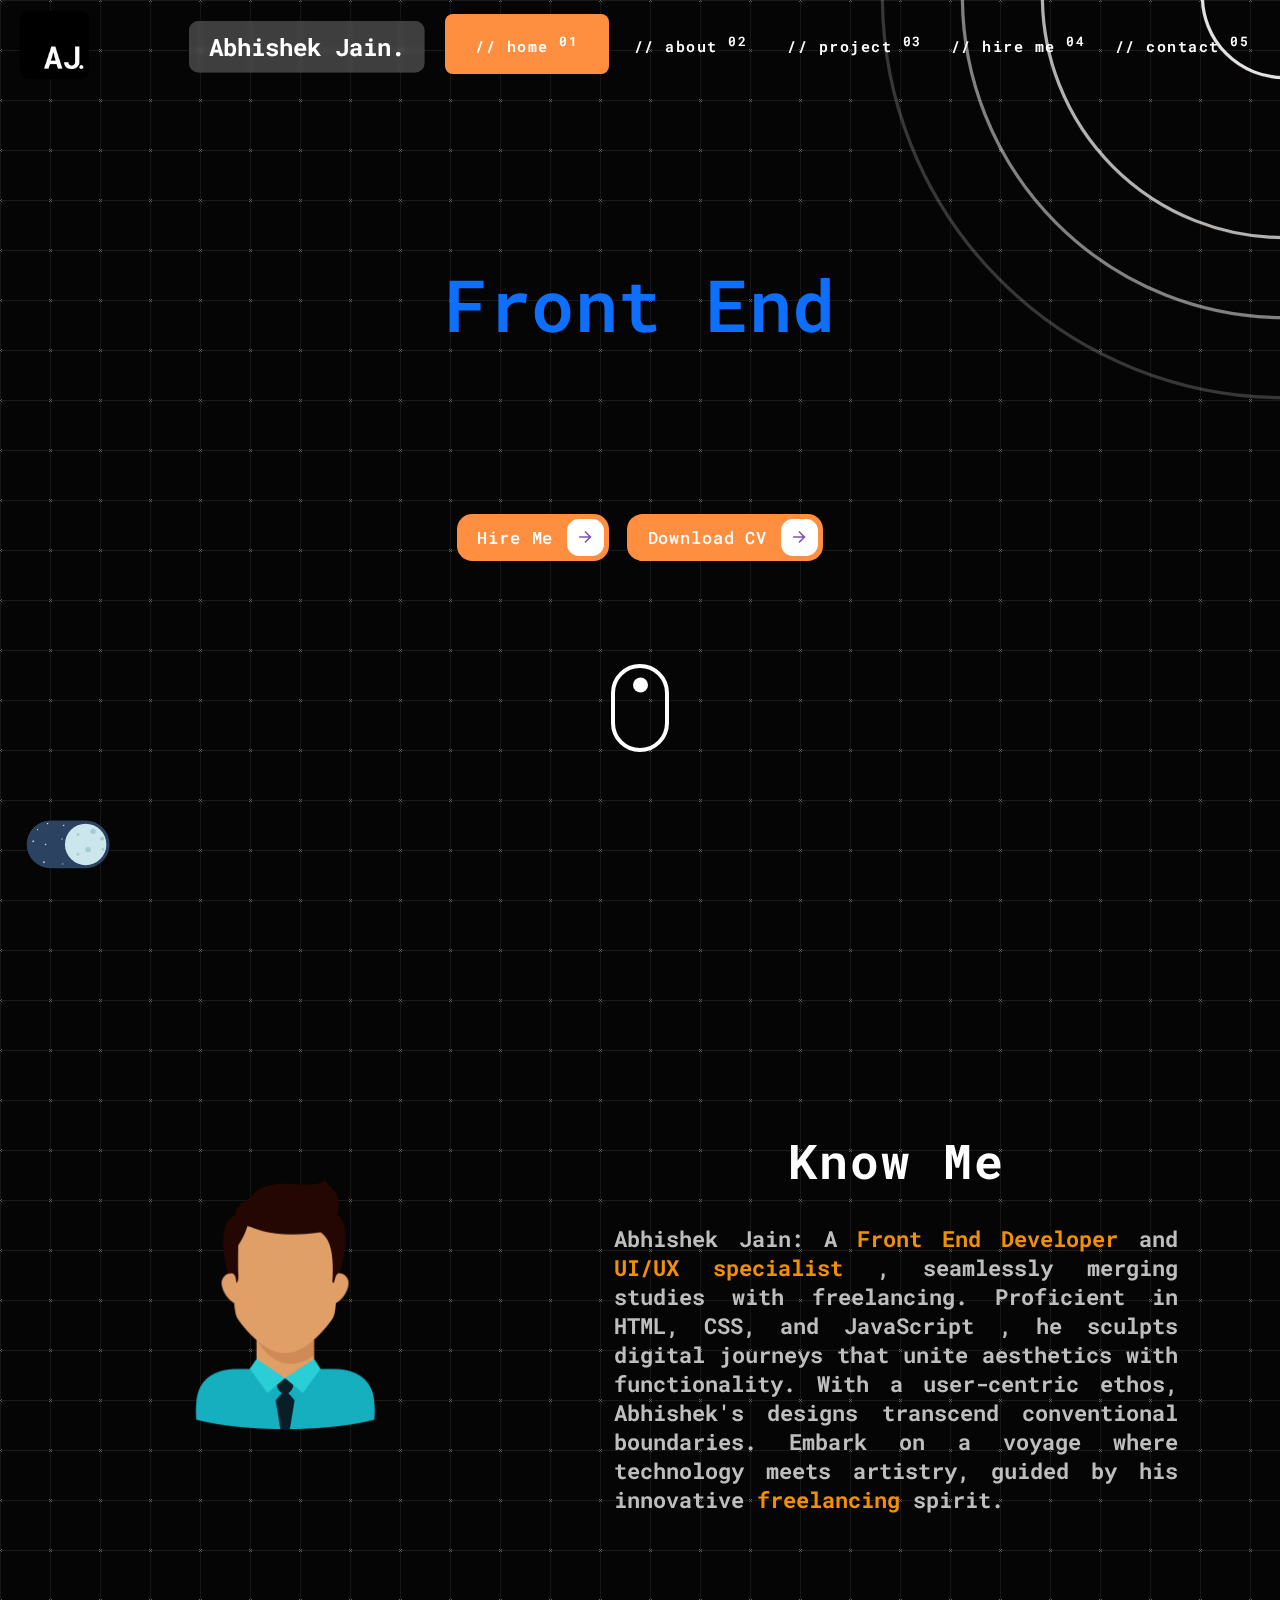
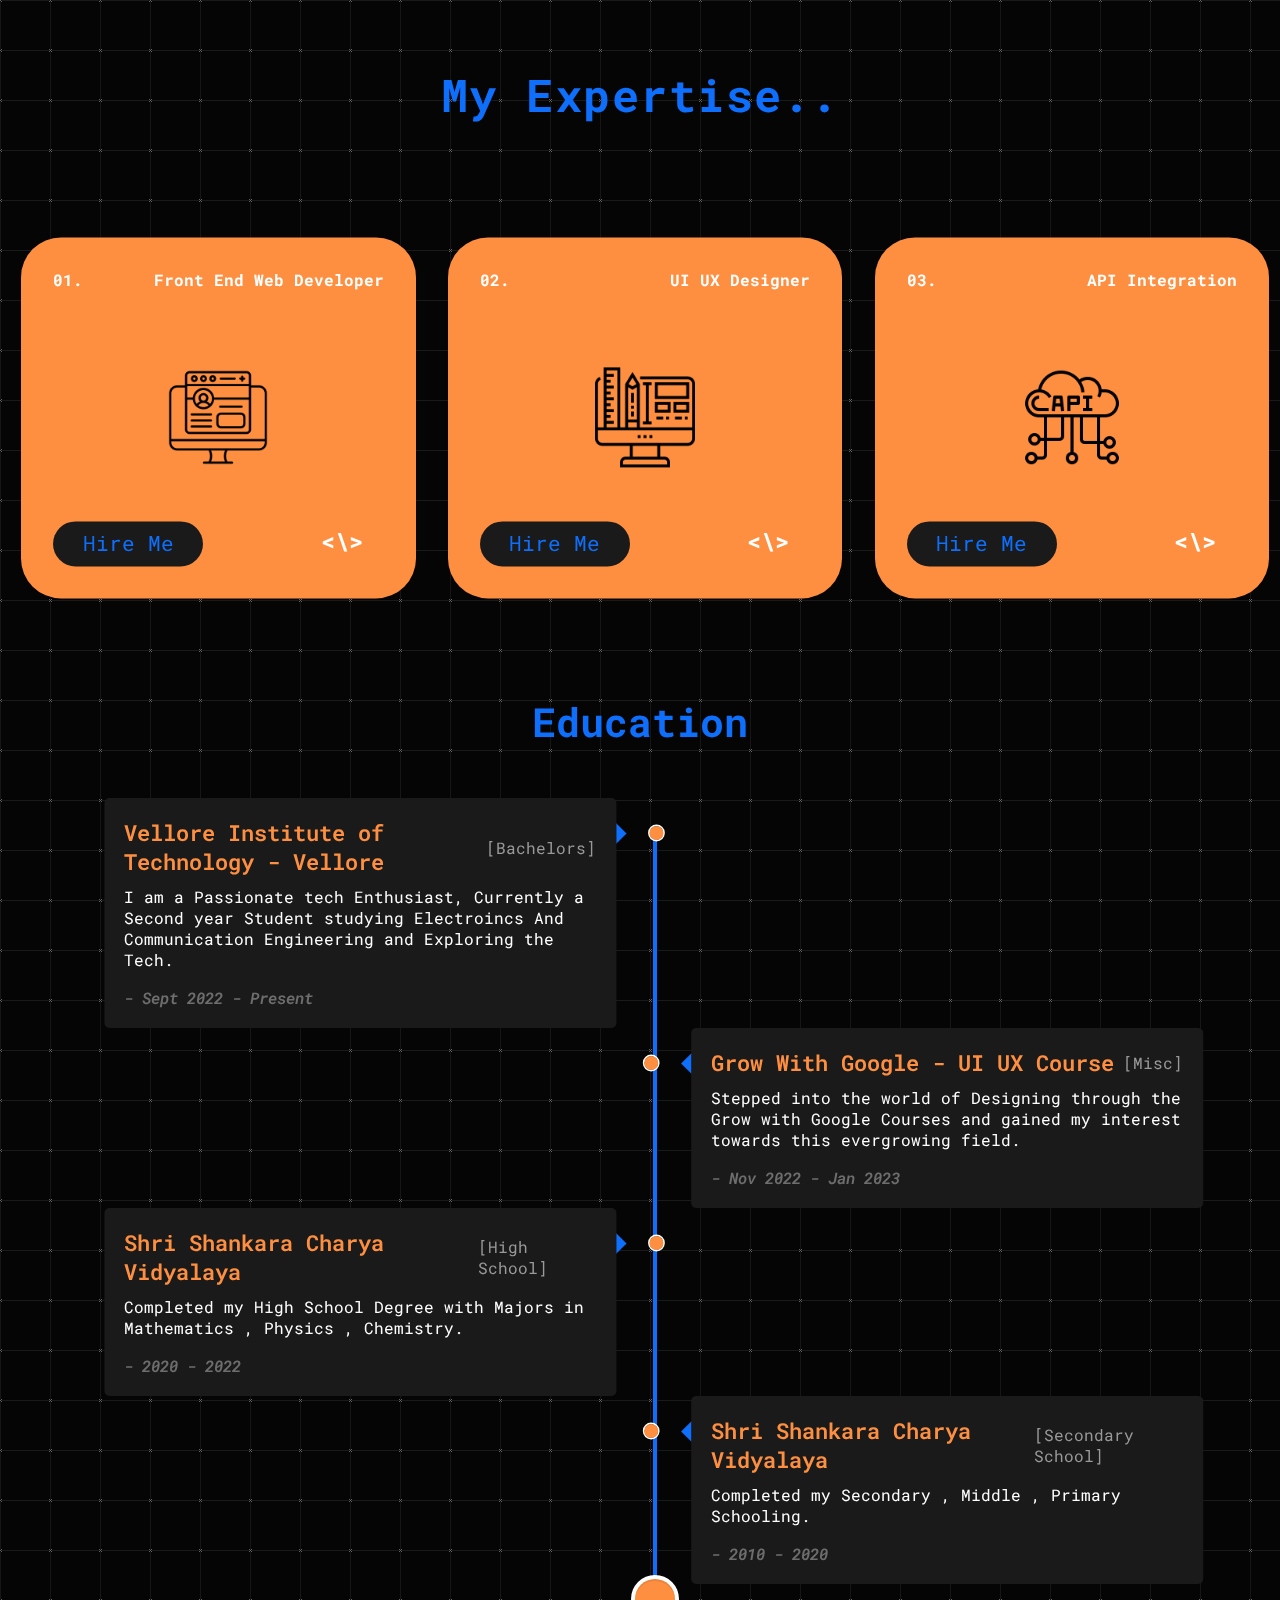
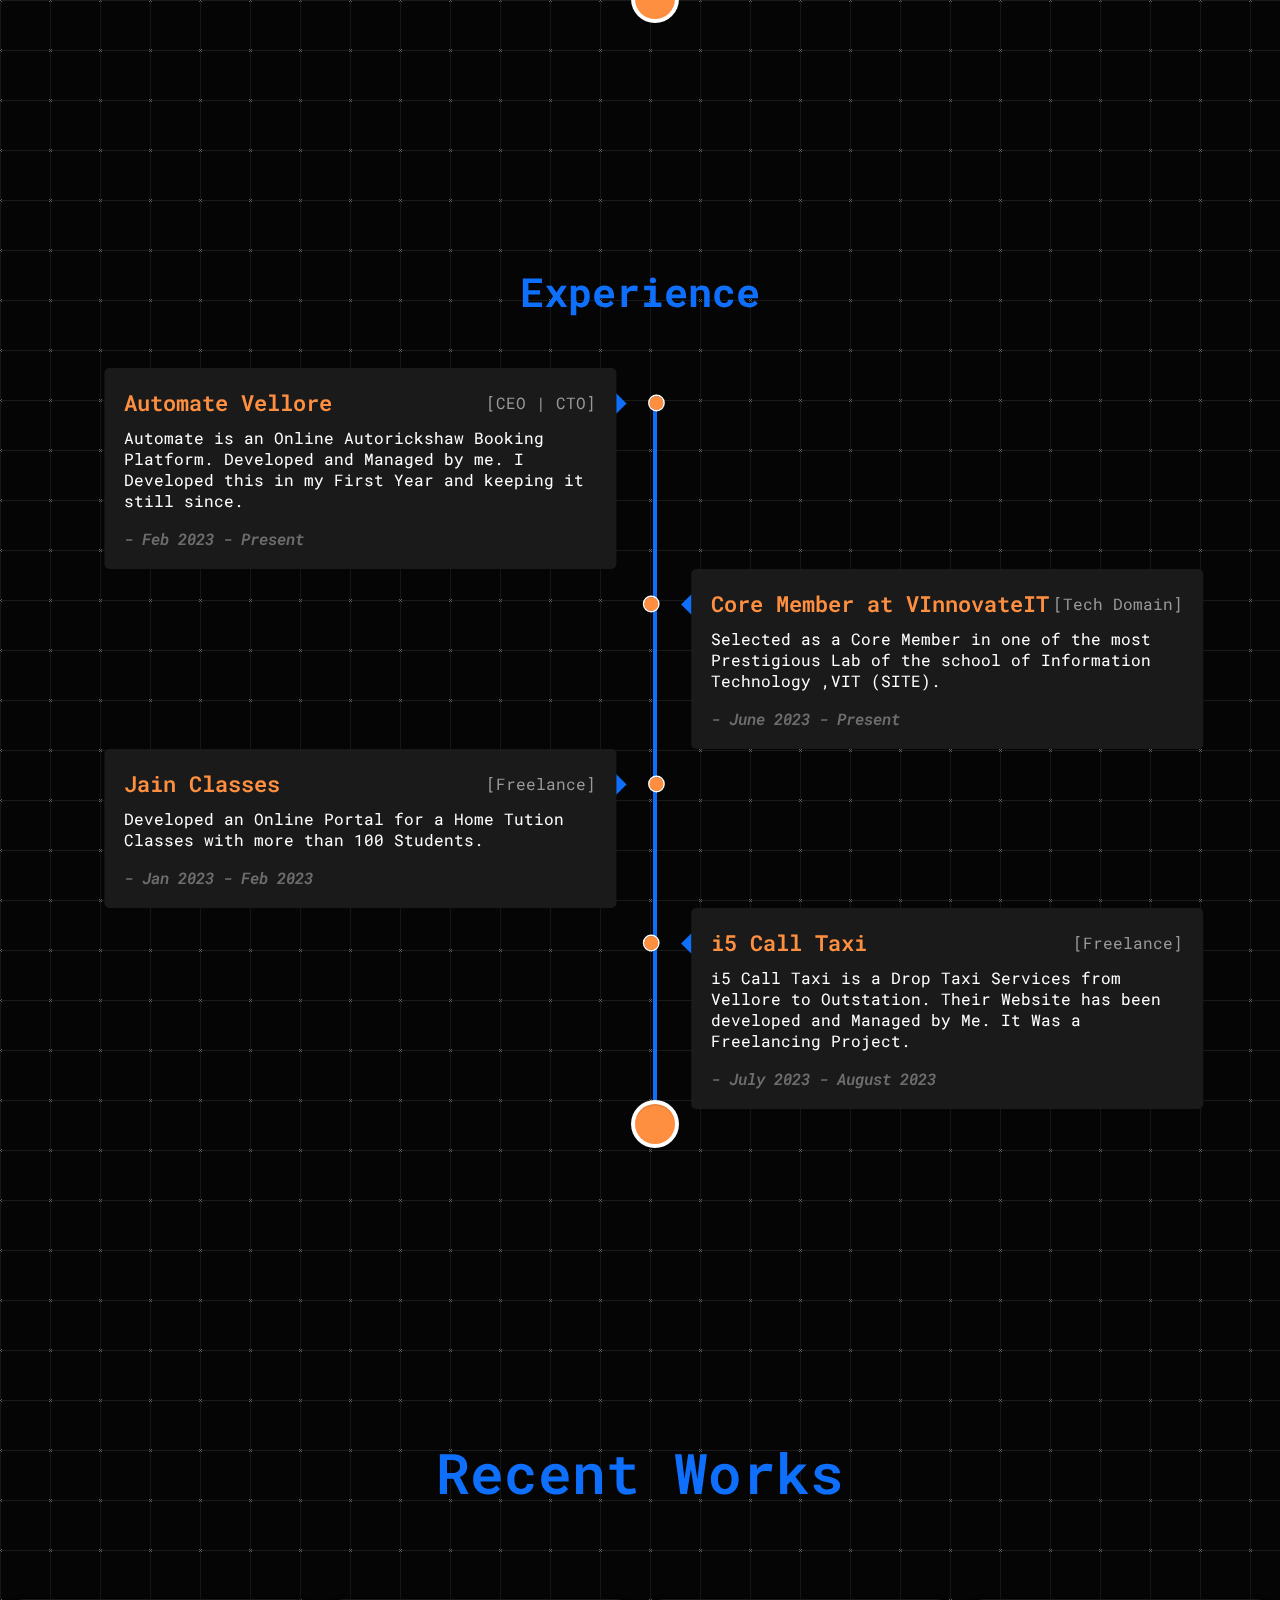
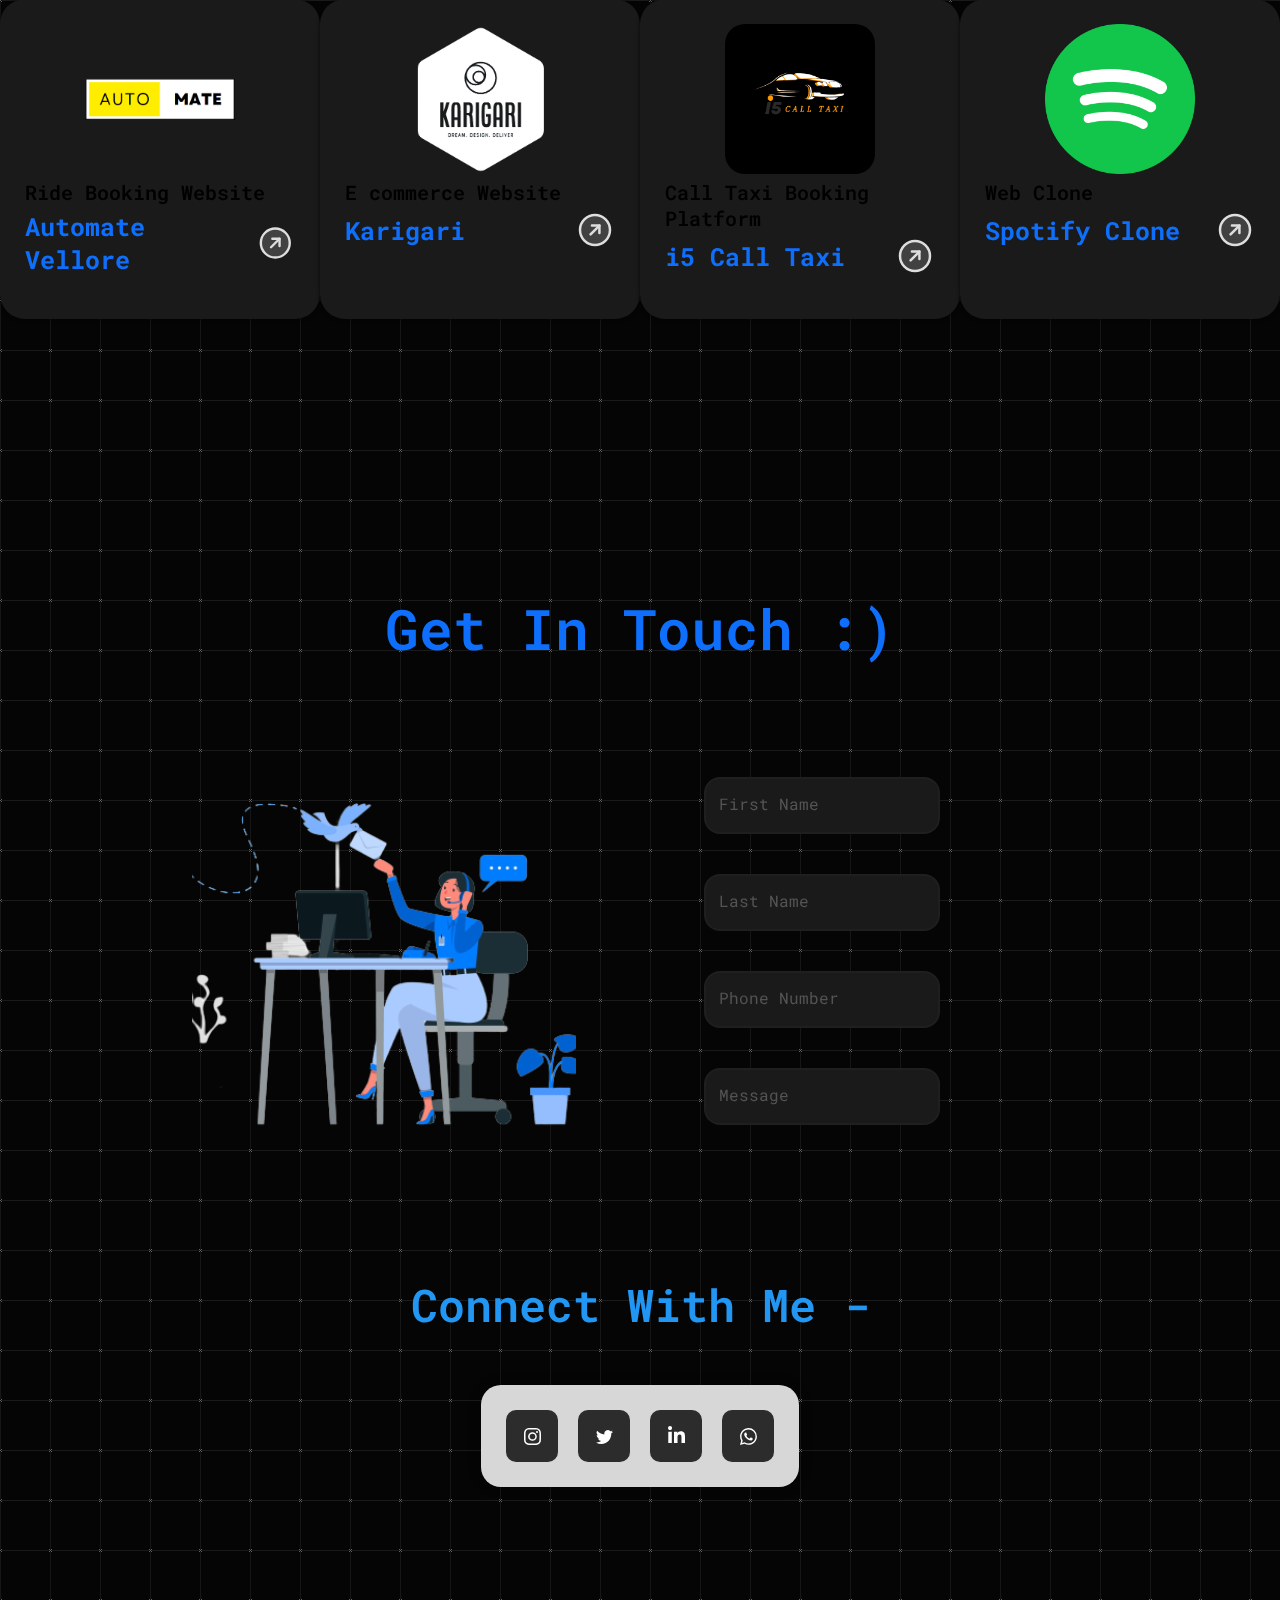
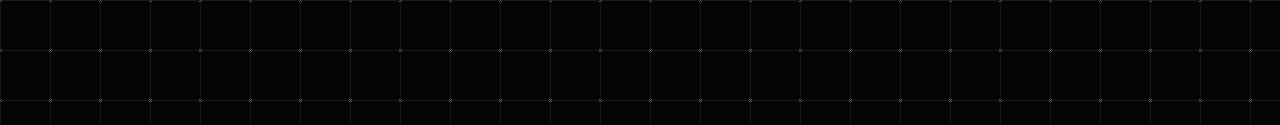
<file: index.html>
<!DOCTYPE html>
<html lang="en">
  <head>
    <meta charset="UTF-8" />
    <meta name="viewport" content="width=device-width, initial-scale=1.0" />
    <meta name="theme-color" content="#0e6ffc" />
    <title>Abhishek Jain | Portfolio | Web Developer | UI UX Designer</title>
    <link rel="stylesheet" href="style.css" />
    <link rel="stylesheet" href="background.css" />
    <link rel="stylesheet" href="responsive.css" />
    <link rel="shortcut icon" href="aj-blacklogo.jpg" type="image/x-icon" />
    <link
      href="https://fonts.googleapis.com/css?family=Roboto Mono"
      rel="stylesheet"
    />
  </head>
  <body>
    <div class="togglebuttonmodes">
      <label id="theme-toggle-button">
        <input type="checkbox" id="toggle" onclick=" darklightmode()" />
        <svg
          viewBox="0 0 69.667 44"
          xmlns:xlink="http://www.w3.org/1999/xlink"
          xmlns="http://www.w3.org/2000/svg"
        >
          <g
            transform="translate(3.5 3.5)"
            data-name="Component 15 – 1"
            id="Component_15_1"
          >
            <g
              filter="url(#container)"
              transform="matrix(1, 0, 0, 1, -3.5, -3.5)"
            >
              <rect
                fill="#83cbd8"
                transform="translate(3.5 3.5)"
                rx="17.5"
                height="35"
                width="60.667"
                data-name="container"
                id="container"
              ></rect>
            </g>

            <g transform="translate(2.333 2.333)" id="button">
              <g data-name="sun" id="sun">
                <g
                  filter="url(#sun-outer)"
                  transform="matrix(1, 0, 0, 1, -5.83, -5.83)"
                >
                  <circle
                    fill="#f8e664"
                    transform="translate(5.83 5.83)"
                    r="15.167"
                    cy="15.167"
                    cx="15.167"
                    data-name="sun-outer"
                    id="sun-outer-2"
                  ></circle>
                </g>
                <g
                  filter="url(#sun)"
                  transform="matrix(1, 0, 0, 1, -5.83, -5.83)"
                >
                  <path
                    fill="rgba(246,254,247,0.29)"
                    transform="translate(9.33 9.33)"
                    d="M11.667,0A11.667,11.667,0,1,1,0,11.667,11.667,11.667,0,0,1,11.667,0Z"
                    data-name="sun"
                    id="sun-3"
                  ></path>
                </g>
                <circle
                  fill="#fcf4b9"
                  transform="translate(8.167 8.167)"
                  r="7"
                  cy="7"
                  cx="7"
                  id="sun-inner"
                ></circle>
              </g>

              <g data-name="moon" id="moon">
                <g
                  filter="url(#moon)"
                  transform="matrix(1, 0, 0, 1, -31.5, -5.83)"
                >
                  <circle
                    fill="#cce6ee"
                    transform="translate(31.5 5.83)"
                    r="15.167"
                    cy="15.167"
                    cx="15.167"
                    data-name="moon"
                    id="moon-3"
                  ></circle>
                </g>
                <g
                  fill="#a6cad0"
                  transform="translate(-24.415 -1.009)"
                  id="patches"
                >
                  <circle
                    transform="translate(43.009 4.496)"
                    r="2"
                    cy="2"
                    cx="2"
                  ></circle>
                  <circle
                    transform="translate(39.366 17.952)"
                    r="2"
                    cy="2"
                    cx="2"
                    data-name="patch"
                  ></circle>
                  <circle
                    transform="translate(33.016 8.044)"
                    r="1"
                    cy="1"
                    cx="1"
                    data-name="patch"
                  ></circle>
                  <circle
                    transform="translate(51.081 18.888)"
                    r="1"
                    cy="1"
                    cx="1"
                    data-name="patch"
                  ></circle>
                  <circle
                    transform="translate(33.016 22.503)"
                    r="1"
                    cy="1"
                    cx="1"
                    data-name="patch"
                  ></circle>
                  <circle
                    transform="translate(50.081 10.53)"
                    r="1.5"
                    cy="1.5"
                    cx="1.5"
                    data-name="patch"
                  ></circle>
                </g>
              </g>
            </g>

            <g filter="url(#cloud)" transform="matrix(1, 0, 0, 1, -3.5, -3.5)">
              <path
                fill="#fff"
                transform="translate(-3466.47 -160.94)"
                d="M3512.81,173.815a4.463,4.463,0,0,1,2.243.62.95.95,0,0,1,.72-1.281,4.852,4.852,0,0,1,2.623.519c.034.02-.5-1.968.281-2.716a2.117,2.117,0,0,1,2.829-.274,1.821,1.821,0,0,1,.854,1.858c.063.037,2.594-.049,3.285,1.273s-.865,2.544-.807,2.626a12.192,12.192,0,0,1,2.278.892c.553.448,1.106,1.992-1.62,2.927a7.742,7.742,0,0,1-3.762-.3c-1.28-.49-1.181-2.65-1.137-2.624s-1.417,2.2-2.623,2.2a4.172,4.172,0,0,1-2.394-1.206,3.825,3.825,0,0,1-2.771.774c-3.429-.46-2.333-3.267-2.2-3.55A3.721,3.721,0,0,1,3512.81,173.815Z"
                data-name="cloud"
                id="cloud"
              ></path>
            </g>

            <g fill="#def8ff" transform="translate(3.585 1.325)" id="stars">
              <path
                transform="matrix(-1, 0.017, -0.017, -1, 24.231, 3.055)"
                d="M.774,0,.566.559,0,.539.458.933.25,1.492l.485-.361.458.394L1.024.953,1.509.592.943.572Z"
              ></path>
              <path
                transform="matrix(-0.777, 0.629, -0.629, -0.777, 23.185, 12.358)"
                d="M1.341.529.836.472.736,0,.505.46,0,.4.4.729l-.231.46L.605.932l.4.326L.9.786Z"
                data-name="star"
              ></path>
              <path
                transform="matrix(0.438, 0.899, -0.899, 0.438, 23.177, 29.735)"
                d="M.015,1.065.475.9l.285.365L.766.772l.46-.164L.745.494.751,0,.481.407,0,.293.285.658Z"
                data-name="star"
              ></path>
              <path
                transform="translate(12.677 0.388) rotate(104)"
                d="M1.161,1.6,1.059,1,1.574.722.962.607.86,0,.613.572,0,.457.446.881.2,1.454l.516-.274Z"
                data-name="star"
              ></path>
              <path
                transform="matrix(-0.07, 0.998, -0.998, -0.07, 11.066, 15.457)"
                d="M.873,1.648l.114-.62L1.579.945,1.03.62,1.144,0,.706.464.157.139.438.7,0,1.167l.592-.083Z"
                data-name="star"
              ></path>
              <path
                transform="translate(8.326 28.061) rotate(11)"
                d="M.593,0,.638.724,0,.982l.7.211.045.724.36-.64.7.211L1.342.935,1.7.294,1.063.552Z"
                data-name="star"
              ></path>
              <path
                transform="translate(5.012 5.962) rotate(172)"
                d="M.816,0,.5.455,0,.311.323.767l-.312.455.516-.215.323.456L.827.911,1.343.7.839.552Z"
                data-name="star"
              ></path>
              <path
                transform="translate(2.218 14.616) rotate(169)"
                d="M1.261,0,.774.571.114.3.487.967,0,1.538.728,1.32l.372.662.047-.749.728-.218L1.215.749Z"
                data-name="star"
              ></path>
            </g>
          </g>
        </svg>
      </label>
    </div>

    <div class="backgroundwave">
      <div class="ripple-background"></div>
      <div class="circle xxlarge shade1"></div>
      <div class="circle xlarge shade2"></div>
      <div class="circle large shade3"></div>
      <div class="circle mediun shade4"></div>
      <div class="circle small shade5"></div>
    </div>

    <div class="headermaindiv" id="headermaindiv">
      <div class="headerimagediv">
        <img
          src="aj-blacklogo.jpg"
          alt="Abhishek Jain"
          class="abhisheklogoimage"
        />
      </div>
      <div class="headerlinksdiv" id="headerlinksdiv">
        <div class="linksdiv">
          <nav>
            <a
              href="#page1"
              class="headerlink"
              id="hlink1"
              onclick="closeheader()"
              >// home <sup>01</sup>
            </a>
            <a
              href="#page3"
              class="headerlink"
              id="hlink2"
              onclick="closeheader()"
              >// about <sup>02</sup></a
            >
            <a
              href="#page6"
              class="headerlink"
              id="hlink3"
              onclick="closeheader()"
              >// project <sup>03</sup></a
            >
            <a
              href="hiremepage.html"
              class="headerlink"
              id="hlink4"
              onclick="closeheader()"
              >// hire me <sup>04</sup></a
            >
            <a
              href="#page7"
              class="headerlink"
              id="hlink5"
              onclick="closeheader()"
              >// contact <sup>05</sup></a
            >

            <div class="animation start-home"></div>
          </nav>
        </div>
      </div>
    </div>

    <div class="checkbox" id="checkbox">
      <label class="hamburger" onclick="navigation()">
        <input type="checkbox" id="checkcheckbox" />
        <svg viewBox="0 0 32 32">
          <path
            class="line line-top-bottom"
            d="M27 10 13 10C10.8 10 9 8.2 9 6 9 3.5 10.8 2 13 2 15.2 2 17 3.8 17 6L17 26C17 28.2 18.8 30 21 30 23.2 30 25 28.2 25 26 25 23.8 23.2 22 21 22L7 22"
          ></path>
          <path class="line" d="M7 16 27 16"></path>
        </svg>
      </label>
    </div>

    <div class="namepage1" id="namepage1">Abhishek Jain.</div>

    <div class="page1" id="page1">
      <div class="tophead" id="tophead">I am A</div>
      <div class="mainwrap">
        <div class="typingdiv">
          <h1 class="mainheadtyping">
            <span id="typingtext" class="typingtext"></span>
          </h1>
        </div>
      </div>

      <div class="buttonsdiv">
        <button class="cssbuttons-io-button" onclick="tohirepage()">
          Hire Me
          <div class="icon2">
            <svg
              xmlns="http://www.w3.org/2000/svg"
              viewBox="0 0 24 24"
              width="24"
              height="24"
            >
              <path fill="none" d="M0 0h24v24H0z"></path>
              <path
                fill="currentColor"
                d="M16.172 11l-5.364-5.364 1.414-1.414L20 12l-7.778 7.778-1.414-1.414L16.172 13H4v-2z"
              ></path>
            </svg>
          </div>
        </button>

        <button class="cssbuttons-io-button">
          Download CV
          <div class="icon2">
            <svg
              xmlns="http://www.w3.org/2000/svg"
              viewBox="0 0 24 24"
              width="24"
              height="24"
            >
              <path fill="none" d="M0 0h24v24H0z"></path>
              <path
                fill="currentColor"
                d="M16.172 11l-5.364-5.364 1.414-1.414L20 12l-7.778 7.778-1.414-1.414L16.172 13H4v-2z"
              ></path>
            </svg>
          </div>
        </button>
      </div>
      <!-- <div class="consoletext">
        <span class="bluetext">console</span>.
        <span class="orangetext">log</span>
        <span class="purpletext">("Abhishek Says Hello !")</span>
      </div> -->

      <div class="mousecrollanim">
        <div class="mouse" id="mouse">
          <div class="scrollbar"></div>
        </div>
      </div>
    </div>

    <div class="page3" id="page3">
      <div class="abhishekimagepage3">
        <img src="man.png" alt="Abhishek Jain" class="abhiimage" />
      </div>
      <div class="aboutuscontent" id="aboutuscontent">
        <h1 class="page3header">Know Me</h1>
        <div class="abouttext">
          Abhishek Jain: A <span class="bluetext">Front End Developer</span> and
          <span class="bluetext">UI/UX specialist</span> , seamlessly merging
          studies with freelancing. Proficient in
          <span class="blueztext">HTML, CSS, and JavaScript</span> , he sculpts
          digital journeys that unite aesthetics with functionality. With a
          user-centric ethos, Abhishek's designs transcend conventional
          boundaries. Embark on a voyage where technology meets artistry, guided
          by his innovative <span class="bluetext">freelancing</span> spirit.
        </div>
      </div>
    </div>

    <div class="page2" id="page2">
      <div class="headerpage2">My Expertise..</div>
      <div class="maincontentexpertise">
        <div class="exp1 exp">
          <div class="card" id="card1">
            <div class="card-content">
              <div class="card-top">
                <span class="card-title">01.</span>
                <p>Front End Web Developer</p>
              </div>
              <div class="card-bottom">
                <p>
                  <button
                    class="cardbutton"
                    id="cardbutton1"
                    onclick="tohirepage()"
                  >
                    Hire Me
                  </button>
                </p>
                <div class="html">&lt;\&gt;</div>
              </div>
            </div>
            <div class="card-image">
              <img
                src="front-end.png"
                alt="Abhishekjain frontend"
                class="cardimgimg"
              />
            </div>
          </div>
        </div>
        <div class="exp2 exp">
          <div class="card" id="card2">
            <div class="card-content">
              <div class="card-top">
                <span class="card-title">02.</span>
                <p>UI UX Designer</p>
              </div>
              <div class="card-bottom">
                <p>
                  <button
                    class="cardbutton"
                    id="cardbutton2"
                    onclick="tohirepage()"
                  >
                    Hire Me
                  </button>
                </p>
                <div class="html">&lt;\&gt;</div>
              </div>
            </div>
            <div class="card-image">
              <img
                src="graphic-design.png"
                alt="Abhishekjain frontend"
                class="cardimgimg"
              />
            </div>
          </div>
        </div>
        <div class="exp3 exp">
          <div class="card" id="card3">
            <div class="card-content">
              <div class="card-top">
                <span class="card-title">03.</span>
                <p>API Integration</p>
              </div>
              <div class="card-bottom">
                <p>
                  <button
                    class="cardbutton"
                    id="cardbutton3"
                    onclick="tohirepage()"
                  >
                    Hire Me
                  </button>
                </p>
                <div class="html">&lt;\&gt;</div>
              </div>
            </div>
            <div class="card-image">
              <img
                src="api (1).png"
                alt="Abhishekjain frontend"
                class="cardimgimg"
              />
            </div>
          </div>
        </div>
      </div>
    </div>

    <div class="page4" id="page4">
      <div class="headerpage4">Education</div>
      <div class="timelinemain">
        <div class="wrappertimeline">
          <div class="center-line">
            <a href="#" class="scroll-icon"><i class="fas fa-caret-up"></i></a>
          </div>
          <div class="row row-1">
            <section class="mainsection" id="mainsec1">
              <i class="icon fas fa-home"></i>
              <div class="details">
                <span class="title"
                  >Vellore Institute of Technology - Vellore</span
                >
                <span>[Bachelors] </span>
              </div>

              <p id="desc1">
                I am a Passionate tech Enthusiast, Currently a Second year
                Student studying Electroincs And Communication Engineering and
                Exploring the Tech.
              </p>
              <div class="bottom">
                <i>- Sept 2022 - Present</i>
              </div>
            </section>
          </div>
          <div class="row row-2">
            <section id="mainsec2">
              <i class="icon fas fa-star"></i>
              <div class="details">
                <span class="title">Grow With Google - UI UX Course</span>
                <span>[Misc]</span>
              </div>
              <p id="desc2">
                Stepped into the world of Designing through the Grow with Google
                Courses and gained my interest towards this evergrowing field.
              </p>
              <div class="bottom">
                <i>- Nov 2022 - Jan 2023</i>
              </div>
            </section>
          </div>
          <div class="row row-1">
            <section id="mainsec3">
              <i class="icon fas fa-rocket"></i>
              <div class="details">
                <span class="title">Shri Shankara Charya Vidyalaya</span>
                <span>[High School]</span>
              </div>
              <p id="desc3">
                Completed my High School Degree with Majors in Mathematics ,
                Physics , Chemistry.
              </p>
              <div class="bottom">
                <i>- 2020 - 2022 </i>
              </div>
            </section>
          </div>
          <div class="row row-2">
            <section id="mainsec4">
              <i class="icon fas fa-globe"></i>
              <div class="details">
                <span class="title">Shri Shankara Charya Vidyalaya</span>
                <span>[Secondary School]</span>
              </div>
              <p id="desc4">
                Completed my Secondary , Middle , Primary Schooling.
              </p>
              <div class="bottom">
                <i>- 2010 - 2020</i>
              </div>
            </section>
          </div>
          <!-- <div class="row row-1">
            <section>
              <i class="icon fas fa-paper-plane"></i>
              <div class="details">
                <span class="title">Title of Section 5</span>
                <span>5th Jan 2021</span>
              </div>
              <p>
                Lorem ipsum dolor sit ameters consectetur adipisicing elit. Sed
                qui veroes praesentium maiores, sint eos vero sapiente voluptas
                debitis dicta dolore.
              </p>
              <div class="bottom">
                <i>- Someone famous</i>
              </div>
            </section>
          </div>
          <div class="row row-2">
            <section>
              <i class="icon fas fa-map-marker-alt"></i>
              <div class="details">
                <span class="title">Title of Section 6</span>
                <span>6th Jan 2021</span>
              </div>
              <p>
                Lorem ipsum dolor sit ameters consectetur adipisicing elit. Sed
                qui veroes praesentium maiores, sint eos vero sapiente voluptas
                debitis dicta dolore.
              </p>
              <div class="bottom">
                <i>- Someone famous</i>
              </div>
            </section>
          </div> -->
        </div>
      </div>
    </div>

    <div class="page5" id="page5">
      <div class="headerpage4 headerpage5">Experience</div>
      <div class="timelinemain secondtimeline">
        <div class="wrappertimeline">
          <div class="center-line">
            <a href="#" class="scroll-icon"><i class="fas fa-caret-up"></i></a>
          </div>
          <div class="row row-1">
            <section class="mainsection" id="mainsec5">
              <i class="icon fas fa-home"></i>
              <div class="details">
                <span class="title">Automate Vellore</span>
                <span>[CEO | CTO] </span>
              </div>

              <p id="desc5">
                Automate is an Online Autorickshaw Booking Platform. Developed
                and Managed by me. I Developed this in my First Year and keeping
                it still since.
              </p>
              <div class="bottom">
                <i>- Feb 2023 - Present</i>
              </div>
            </section>
          </div>
          <div class="row row-2">
            <section id="mainsec6">
              <i class="icon fas fa-star"></i>
              <div class="details">
                <span class="title">Core Member at VInnovateIT </span>
                <span>[Tech Domain]</span>
              </div>
              <p id="desc6">
                Selected as a Core Member in one of the most Prestigious Lab of
                the school of Information Technology ,VIT (SITE).
              </p>
              <div class="bottom">
                <i>- June 2023 - Present</i>
              </div>
            </section>
          </div>
          <div class="row row-1">
            <section id="mainsec7">
              <i class="icon fas fa-rocket"></i>
              <div class="details">
                <span class="title">Jain Classes</span>
                <span>[Freelance]</span>
              </div>
              <p id="desc7">
                Developed an Online Portal for a Home Tution Classes with more
                than 100 Students.
              </p>
              <div class="bottom">
                <i>- Jan 2023 - Feb 2023 </i>
              </div>
            </section>
          </div>
          <div class="row row-2">
            <section id="mainsec8">
              <i class="icon fas fa-globe"></i>
              <div class="details">
                <span class="title">i5 Call Taxi </span>
                <span>[Freelance]</span>
              </div>
              <p id="desc8">
                i5 Call Taxi is a Drop Taxi Services from Vellore to Outstation.
                Their Website has been developed and Managed by Me. It Was a
                Freelancing Project.
              </p>
              <div class="bottom">
                <i>- July 2023 - August 2023</i>
              </div>
            </section>
          </div>
        </div>
      </div>
    </div>

    <div class="page6" id="page6">
      <div class="headerpage6">Recent Works</div>

      <div class="projectscards">
        <div class="cardproject" id="projectcard1">
          <div class="card__img">
            <img
              src="logoautomate2sized.png"
              alt="Karigari Abhishek Jain"
              width="150px"
            />
          </div>
          <div class="card__subtitle">Ride Booking Website</div>
          <div class="card__wrapper">
            <div class="card__title">Automate Vellore</div>
            <div class="card__icon">
              <svg
                color="rgb(224, 223, 220)"
                style="
                  user-select: none;
                  width: 100%;
                  height: 100%;
                  display: inline-block;
                  fill: rgb(224, 223, 220);
                  flex-shrink: 0;
                  cursor: auto;
                "
                viewBox="0 0 256 256"
                xmlns="http://www.w3.org/2000/svg"
              >
                <g color="rgb(224, 223, 220)">
                  <circle opacity="0.2" r="96" cy="128" cx="128"></circle>
                  <circle
                    stroke-width="16"
                    stroke-miterlimit="10"
                    stroke="rgb(224, 223, 220)"
                    fill="none"
                    r="96"
                    cy="128"
                    cx="128"
                  ></circle>
                  <polyline
                    stroke-width="16"
                    stroke-linejoin="round"
                    stroke-linecap="round"
                    stroke="rgb(224, 223, 220)"
                    fill="none"
                    points="134.1 161.9 168 128 134.1 94.1"
                  ></polyline>
                  <line
                    stroke-width="16"
                    stroke-linejoin="round"
                    stroke-linecap="round"
                    stroke="rgb(224, 223, 220)"
                    fill="none"
                    y2="128"
                    x2="168"
                    y1="128"
                    x1="88"
                  ></line>
                </g>
              </svg>
            </div>
          </div>
        </div>

        <div class="cardproject" id="projectcard2">
          <div class="card__img">
            <img
              src="logowithoutback.png"
              alt="Karigari Abhishek Jain"
              width="150px"
            />
          </div>
          <div class="card__subtitle">E commerce Website</div>
          <div class="card__wrapper">
            <div class="card__title">Karigari</div>
            <div class="card__icon">
              <svg
                color="rgb(224, 223, 220)"
                style="
                  user-select: none;
                  width: 100%;
                  height: 100%;
                  display: inline-block;
                  fill: rgb(224, 223, 220);
                  flex-shrink: 0;
                  cursor: auto;
                "
                viewBox="0 0 256 256"
                xmlns="http://www.w3.org/2000/svg"
              >
                <g color="rgb(224, 223, 220)">
                  <circle opacity="0.2" r="96" cy="128" cx="128"></circle>
                  <circle
                    stroke-width="16"
                    stroke-miterlimit="10"
                    stroke="rgb(224, 223, 220)"
                    fill="none"
                    r="96"
                    cy="128"
                    cx="128"
                  ></circle>
                  <polyline
                    stroke-width="16"
                    stroke-linejoin="round"
                    stroke-linecap="round"
                    stroke="rgb(224, 223, 220)"
                    fill="none"
                    points="134.1 161.9 168 128 134.1 94.1"
                  ></polyline>
                  <line
                    stroke-width="16"
                    stroke-linejoin="round"
                    stroke-linecap="round"
                    stroke="rgb(224, 223, 220)"
                    fill="none"
                    y2="128"
                    x2="168"
                    y1="128"
                    x1="88"
                  ></line>
                </g>
              </svg>
            </div>
          </div>
        </div>

        <div class="cardproject" id="projectcard3">
          <div class="card__img">
            <img src="i5.png" alt="i5 Call Taxi" width="150px" class="i5img" />
          </div>
          <div class="card__subtitle">Call Taxi Booking Platform</div>
          <div class="card__wrapper">
            <div class="card__title">i5 Call Taxi</div>
            <div class="card__icon">
              <svg
                color="rgb(224, 223, 220)"
                style="
                  user-select: none;
                  width: 100%;
                  height: 100%;
                  display: inline-block;
                  fill: rgb(224, 223, 220);
                  flex-shrink: 0;
                  cursor: auto;
                "
                viewBox="0 0 256 256"
                xmlns="http://www.w3.org/2000/svg"
              >
                <g color="rgb(224, 223, 220)">
                  <circle opacity="0.2" r="96" cy="128" cx="128"></circle>
                  <circle
                    stroke-width="16"
                    stroke-miterlimit="10"
                    stroke="rgb(224, 223, 220)"
                    fill="none"
                    r="96"
                    cy="128"
                    cx="128"
                  ></circle>
                  <polyline
                    stroke-width="16"
                    stroke-linejoin="round"
                    stroke-linecap="round"
                    stroke="rgb(224, 223, 220)"
                    fill="none"
                    points="134.1 161.9 168 128 134.1 94.1"
                  ></polyline>
                  <line
                    stroke-width="16"
                    stroke-linejoin="round"
                    stroke-linecap="round"
                    stroke="rgb(224, 223, 220)"
                    fill="none"
                    y2="128"
                    x2="168"
                    y1="128"
                    x1="88"
                  ></line>
                </g>
              </svg>
            </div>
          </div>
        </div>

        <div class="cardproject" id="projectcard4">
          <div class="card__img">
            <img src="spotify.png" alt="Ahbishek spotify" width="150px" />
          </div>
          <div class="card__subtitle">Web Clone</div>
          <div class="card__wrapper">
            <div class="card__title">Spotify Clone</div>
            <div class="card__icon">
              <svg
                color="rgb(224, 223, 220)"
                style="
                  user-select: none;
                  width: 100%;
                  height: 100%;
                  display: inline-block;
                  fill: rgb(224, 223, 220);
                  flex-shrink: 0;
                  cursor: auto;
                "
                viewBox="0 0 256 256"
                xmlns="http://www.w3.org/2000/svg"
              >
                <g color="rgb(224, 223, 220)">
                  <circle opacity="0.2" r="96" cy="128" cx="128"></circle>
                  <circle
                    stroke-width="16"
                    stroke-miterlimit="10"
                    stroke="rgb(224, 223, 220)"
                    fill="none"
                    r="96"
                    cy="128"
                    cx="128"
                  ></circle>
                  <polyline
                    stroke-width="16"
                    stroke-linejoin="round"
                    stroke-linecap="round"
                    stroke="rgb(224, 223, 220)"
                    fill="none"
                    points="134.1 161.9 168 128 134.1 94.1"
                  ></polyline>
                  <line
                    stroke-width="16"
                    stroke-linejoin="round"
                    stroke-linecap="round"
                    stroke="rgb(224, 223, 220)"
                    fill="none"
                    y2="128"
                    x2="168"
                    y1="128"
                    x1="88"
                  ></line>
                </g>
              </svg>
            </div>
          </div>
        </div>
      </div>
    </div>

    <div class="page7" id="page7">
      <div class="headerpage7">Get In Touch :)</div>
      <div class="maincontainerpage7">
        <div class="contactformimage"></div>
        <div class="contactform">
          <div class="input-group">
            <!--first Name-->
            <input
              required="on"
              type="text"
              name="text"
              autocomplete="off"
              class="input"
              id="input1"
            />
            <label class="user-label" id="label1">First Name</label>
            <!--first Name-->
          </div>

          <div class="input-group">
            <!--first Name-->
            <input
              required="on"
              type="text"
              name="text"
              autocomplete="off"
              class="input"
              id="input2"
            />
            <label class="user-label" id="label2">Last Name</label>
            <!--first Name-->
          </div>

          <div class="input-group">
            <!--first Name-->
            <input
              required="on"
              type="text"
              name="text"
              autocomplete="off"
              class="input"
              id="input3"
            />
            <label class="user-label" id="label3">Phone Number</label>
            <!--first Name-->
          </div>

          <div class="input-group">
            <!--first Name-->
            <input
              required="on"
              type="text"
              name="text"
              autocomplete="off"
              class="input"
              id="input4"
            />
            <label class="user-label" id="label4">Message</label>
            <!--first Name-->
          </div>
        </div>
      </div>
    </div>

    <div class="page8" id="page8">
      <div class="headerpage8">Connect With Me -</div>
      <div class="maincontact">
        <div class="cardcontact">
          <a href="#" class="socialContainer containerOne">
            <svg class="socialSvg instagramSvg" viewBox="0 0 16 16">
              <path
                d="M8 0C5.829 0 5.556.01 4.703.048 3.85.088 3.269.222 2.76.42a3.917 3.917 0 0 0-1.417.923A3.927 3.927 0 0 0 .42 2.76C.222 3.268.087 3.85.048 4.7.01 5.555 0 5.827 0 8.001c0 2.172.01 2.444.048 3.297.04.852.174 1.433.372 1.942.205.526.478.972.923 1.417.444.445.89.719 1.416.923.51.198 1.09.333 1.942.372C5.555 15.99 5.827 16 8 16s2.444-.01 3.298-.048c.851-.04 1.434-.174 1.943-.372a3.916 3.916 0 0 0 1.416-.923c.445-.445.718-.891.923-1.417.197-.509.332-1.09.372-1.942C15.99 10.445 16 10.173 16 8s-.01-2.445-.048-3.299c-.04-.851-.175-1.433-.372-1.941a3.926 3.926 0 0 0-.923-1.417A3.911 3.911 0 0 0 13.24.42c-.51-.198-1.092-.333-1.943-.372C10.443.01 10.172 0 7.998 0h.003zm-.717 1.442h.718c2.136 0 2.389.007 3.232.046.78.035 1.204.166 1.486.275.373.145.64.319.92.599.28.28.453.546.598.92.11.281.24.705.275 1.485.039.843.047 1.096.047 3.231s-.008 2.389-.047 3.232c-.035.78-.166 1.203-.275 1.485a2.47 2.47 0 0 1-.599.919c-.28.28-.546.453-.92.598-.28.11-.704.24-1.485.276-.843.038-1.096.047-3.232.047s-2.39-.009-3.233-.047c-.78-.036-1.203-.166-1.485-.276a2.478 2.478 0 0 1-.92-.598 2.48 2.48 0 0 1-.6-.92c-.109-.281-.24-.705-.275-1.485-.038-.843-.046-1.096-.046-3.233 0-2.136.008-2.388.046-3.231.036-.78.166-1.204.276-1.486.145-.373.319-.64.599-.92.28-.28.546-.453.92-.598.282-.11.705-.24 1.485-.276.738-.034 1.024-.044 2.515-.045v.002zm4.988 1.328a.96.96 0 1 0 0 1.92.96.96 0 0 0 0-1.92zm-4.27 1.122a4.109 4.109 0 1 0 0 8.217 4.109 4.109 0 0 0 0-8.217zm0 1.441a2.667 2.667 0 1 1 0 5.334 2.667 2.667 0 0 1 0-5.334z"
              ></path>
            </svg>
          </a>

          <a href="#" class="socialContainer containerTwo">
            <svg class="socialSvg twitterSvg" viewBox="0 0 16 16">
              <path
                d="M5.026 15c6.038 0 9.341-5.003 9.341-9.334 0-.14 0-.282-.006-.422A6.685 6.685 0 0 0 16 3.542a6.658 6.658 0 0 1-1.889.518 3.301 3.301 0 0 0 1.447-1.817 6.533 6.533 0 0 1-2.087.793A3.286 3.286 0 0 0 7.875 6.03a9.325 9.325 0 0 1-6.767-3.429 3.289 3.289 0 0 0 1.018 4.382A3.323 3.323 0 0 1 .64 6.575v.045a3.288 3.288 0 0 0 2.632 3.218 3.203 3.203 0 0 1-.865.115 3.23 3.23 0 0 1-.614-.057 3.283 3.283 0 0 0 3.067 2.277A6.588 6.588 0 0 1 .78 13.58a6.32 6.32 0 0 1-.78-.045A9.344 9.344 0 0 0 5.026 15z"
              ></path>
            </svg>
          </a>

          <a href="#" class="socialContainer containerThree">
            <svg class="socialSvg linkdinSvg" viewBox="0 0 448 512">
              <path
                d="M100.28 448H7.4V148.9h92.88zM53.79 108.1C24.09 108.1 0 83.5 0 53.8a53.79 53.79 0 0 1 107.58 0c0 29.7-24.1 54.3-53.79 54.3zM447.9 448h-92.68V302.4c0-34.7-.7-79.2-48.29-79.2-48.29 0-55.69 37.7-55.69 76.7V448h-92.78V148.9h89.08v40.8h1.3c12.4-23.5 42.69-48.3 87.88-48.3 94 0 111.28 61.9 111.28 142.3V448z"
              ></path>
            </svg>
          </a>

          <a href="#" class="socialContainer containerFour">
            <svg class="socialSvg whatsappSvg" viewBox="0 0 16 16">
              <path
                d="M13.601 2.326A7.854 7.854 0 0 0 7.994 0C3.627 0 .068 3.558.064 7.926c0 1.399.366 2.76 1.057 3.965L0 16l4.204-1.102a7.933 7.933 0 0 0 3.79.965h.004c4.368 0 7.926-3.558 7.93-7.93A7.898 7.898 0 0 0 13.6 2.326zM7.994 14.521a6.573 6.573 0 0 1-3.356-.92l-.24-.144-2.494.654.666-2.433-.156-.251a6.56 6.56 0 0 1-1.007-3.505c0-3.626 2.957-6.584 6.591-6.584a6.56 6.56 0 0 1 4.66 1.931 6.557 6.557 0 0 1 1.928 4.66c-.004 3.639-2.961 6.592-6.592 6.592zm3.615-4.934c-.197-.099-1.17-.578-1.353-.646-.182-.065-.315-.099-.445.099-.133.197-.513.646-.627.775-.114.133-.232.148-.43.05-.197-.1-.836-.308-1.592-.985-.59-.525-.985-1.175-1.103-1.372-.114-.198-.011-.304.088-.403.087-.088.197-.232.296-.346.1-.114.133-.198.198-.33.065-.134.034-.248-.015-.347-.05-.099-.445-1.076-.612-1.47-.16-.389-.323-.335-.445-.34-.114-.007-.247-.007-.38-.007a.729.729 0 0 0-.529.247c-.182.198-.691.677-.691 1.654 0 .977.71 1.916.81 2.049.098.133 1.394 2.132 3.383 2.992.47.205.84.326 1.129.418.475.152.904.129 1.246.08.38-.058 1.171-.48 1.338-.943.164-.464.164-.86.114-.943-.049-.084-.182-.133-.38-.232z"
              ></path>
            </svg>
          </a>
        </div>

        <div class="totopbutton"></div>
      </div>
    </div>

    <script src="script.js"></script>
  </body>
</html>
</file>
<file: style.css>
body{
    margin: 0;padding: 0;
    font-family: 'Roboto Mono';
    /* backdrop-filter: invert(1); */
}
::-webkit-scrollbar{
    width: 5px;
    background-color: #ff8f40;
}
::-webkit-scrollbar-thumb{
    background: #4070F4;
}
.checkbox{
    display: none;
}
.headermaindiv{
    width: 100%;
    height: 75px;
    /* background-color: black; */
    position: fixed;
    display: flex;
    justify-content: space-around;
    align-items: center;
    z-index: 100;
    padding-bottom: 10px;
}
.headerimagediv{
    width:15%;
    height: 100%;
    display: flex;
    justify-content: center;
    align-items: center; 
    transform: translateY(10%) translateX(-30%);
}
.abhisheklogoimage{
    width: 70px;
    border-radius: 10px;
}
.firstname,.surname{
    --x-offset: -0.0625em;
        --y-offset: 0.0625em;
        --stroke: 0.025em;
        --background-color: white;
        --stroke-color: #4070F4;
        text-shadow: 
          var(--x-offset)
          var(--y-offset)
          0px
          var(--background-color), 
          calc( var(--x-offset) - var(--stroke) )
          calc( var(--y-offset) + var(--stroke) )
          0px
          var(--stroke-color);
}

.headerlinksdiv{
    width: 80%;
    display: flex;
    justify-content: end;
    align-items: center;
    transform: translateY(10%);
}
.linksdiv{
    width: 80%;
    display: flex;
    justify-content: center;
    align-items: center;
}
nav{
    font-family: 'Roboto Mono';
	position: relative;
	width: 100%;
	height: 60px;
	border-radius: 8px;
	font-size: 0;
	letter-spacing: 1.5px;
    font-weight: 600;
    display: flex;
    justify-content: space-around;
    align-items: center;
}
nav a{
	font-size: 15px;
	color: rgb(0, 0, 0);
	text-decoration: none;
	line-height: 50px;
	position: relative;
	z-index: 1;
	display: inline-block;
	text-align: center;
}
nav .animation{
	position: absolute;
	height: 100%;
	/* height: 5px; */
	top: 0;
	/* bottom: 0; */
	z-index: 0;
	background: #ff8f40;
	border-radius: 8px;
	transition: all .5s ease 0s;
}
nav a:hover{
    color: black;
    font-weight: 900;
}
nav a:nth-child(1){
    width: 20%;
}
nav .start-home, a:nth-child(1):hover~.animation{
	width: 20%;
	left: 0;
}
nav a:nth-child(2){
    width: 20%;
}
nav a:nth-child(2):hover~.animation{
	width: 20%;
	left: 20%;
}
nav a:nth-child(3){
    width: 20%;
}
nav a:nth-child(3):hover~.animation{
	width: 20%;
	left: 40%;
}
nav a:nth-child(4){
    width: 20%;
}
nav a:nth-child(4):hover~.animation{
	width: 20%;
	left: 60%;
}
nav a:nth-child(5){
	width: 20%;
}
nav a:nth-child(5):hover~.animation{
	width: 20%;
	left: 80%;
}
.scrollcolor{
    backdrop-filter: blur(5px);

}
/*page1*/
.namepage1{
    font-size: 1.5rem;
    font-weight: 900;
    color: #6d6d6d;
    transform: translateY(40%) translateX(80%);
    position: fixed;
    background-color: rgba(255, 255, 255, 0.23);
    padding-left: 20px;
    padding-right: 20px;
    padding-top: 10px;
    padding-bottom: 10px;
    backdrop-filter: blur(2px);
    z-index: 200;
    border-radius: 10px;
}

/*Page 1 text animation*/
.page1{
    height: 105vh;
    display: flex;
    justify-content: center;
    align-items: center;
    flex-direction: column;
}
.mainwrap,
.mainwrap:before,
.mainwrap:after{
    padding: 0;
    margin: 0;
    box-sizing: border-box;
    font-family: "Poppins",sans-serif;
    font-size: 45px;
    font-weight: 500;
    display: flex;
    justify-content: center;
    align-items: center;
    scale: 1.5;
}
.mainwrap{
    display: flex;
    justify-content: center;
    align-items: center;
}
.fronttext{
    font-family: 'Roboto Mono';
}
.wrapperdiv{
    box-sizing: content-box;
    height: 70px;
    padding: 50px 30px;
    display: flex;
    border-radius: 8px;
}
.words{
    overflow: hidden;
    transform: translateY(63%);
}
.insidetext{
    display: block;
    height: 100%;
    padding-left: 10px;
    color: #0e6ffc;
    animation: spin_words 12s infinite;
    text-align: center;
    animation-delay: 2s;
}
@keyframes spin_words{
    15%{
        transform: translateY(-112%);
    }
    35%{
        transform: translateY(-100%) translateX(-10%);
    }
    55%{
        transform: translateY(-200%)  translateX(-20%);
    }
    75%{
        transform: translateY(-200%) translateX(-20%);
    }
    80%{
        transform: translateY(-312%) translateX(-25%);
    }
    90%{
        transform: translateY(-300%) translateX(-25%);
    }
    95%{
        transform: translateY(-412%) translateX(0%);
    }
    100%{
        transform: translateY(-400%);
    }
}
/*Buttons div*/
.buttonsdiv{
    height: 30vh;
    width: 30%;
    display: flex;
    justify-content:space-around;
    align-items: center;
}
.cssbuttons-io-button {
    background: #ff8f40;
    color: white;
    font-family: inherit;
    padding: 0.35em;
    padding-left: 1.2em;
    font-size: 17px;
    font-weight: 500;
    border-radius: 0.9em;
    border: none;
    letter-spacing: 0.05em;
    display: flex;
    align-items: center;
    /* box-shadow: inset 0 0 1.6em -0.6em #714da6; */
    overflow: hidden;
    position: relative;
    height: 2.8em;
    padding-right: 3.3em;
  }
  
  .cssbuttons-io-button .icon2 {
    background: white;
    margin-left: 1em;
    position: absolute;
    display: flex;
    align-items: center;
    justify-content: center;
    height: 2.2em;
    width: 2.2em;
    border-radius: 0.7em;
    /* box-shadow: 0.1em 0.1em 0.6em 0.2em #7b52b9; */
    right: 0.3em;
    transition: all 0.3s;
  }
  
  .cssbuttons-io-button:hover .icon2 {
    width: calc(100% - 0.6em);
  }
  
  .cssbuttons-io-button .icon2 svg {
    width: 1.1em;
    transition: transform 0.3s;
    color: #7b52b9;
  }
  
  .cssbuttons-io-button:hover .icon2 svg {
    transform: translateX(0.1em);
  }
  
  .cssbuttons-io-button:active .icon2 {
    transform: scale(0.95);
  }
  


@keyframes blink2{
    0%{
        filter: invert(1);
    }
    50%{
        filter: invert(1d);
    }
    100%{
        filter: invert(0);
    }
}
.consoletext{
    font-family: 'Roboto Mono';
    font-size: 1.5rem;
    font-weight: 600;
}
.bluetext{
    color: #0e6ffc;
}
.orangetext{
    color: #ff8f40;
}
.purpletext{
    color: #7b52b9;
}
.mousecrollanim{
    width: 100%;
    height: 70px;
    /* background-color: #9b9b9b; */
    display: flex;
    justify-content: center;
    align-items: center;
}
.mouse{
    width: 50px;
    height: 80px;
    border-radius: 40px;
    background-color: none;
    border: 4px solid black;
    display: flex;
    justify-content: center;
    align-items: center;
}
.scrollbar{
    width: 15px;
    height: 15px;
    background-color: black;
    border-radius: 50%;
    transform: translateY(-150%);
    animation: scroll 3s infinite linear;
}
@keyframes scroll{
    0%{
        transform: translateY(-150%);
    }
    20%{
        transform: translateY(-100%);
    }
    50%{
        transform: translateY(-50%);
    }
    80%{
        transform: translateY(20%);
        opacity: 0.4;
    }
    100%{
        transform: translateY(-150%);
        opacity: 0.8;
    }
}

.page2{
    height: 70vh;

}
.headerpage2{
    font-size:2.8rem;
    font-weight: 900;
    color: #0e6ffc;
    text-align: center;
    letter-spacing: 1.5px;
}
.maincontentexpertise{
    width: 100%;
    height: 60%;
    display: flex;
    justify-content: space-around;
    align-items: center;
    transform: translateY(30%);

  }
  .exp{
    width:30% ;
    height: 100%;
  }
/*Card design*/
.cardbutton{
    width: 150px;
    height: 45px;
    border: none;
    border-radius: 40px;
    background-color:  white;
    color: #0e6ffc;
    font-size: 1.3rem;
    font-family: 'Roboto Mono';
}
.cardbutton:hover{
    background-color: #ff8f40;
    transition: 0.3s;
    font-size: 1.2rem;
    color: white;
}
.cardimgimg{
    width: 100px;
}
.html{
    font-size: 1.5rem;
    font-weight: 900;
    transform: translateY(-30%) translateX(-50%);
}
.card {
    width: 86%;
    height: 78.5%;
    background:#ff8f40;
    color: rgb(255, 255, 255);
    position: relative;
    border-radius: 2.5em;
    padding: 2em;
    transition: transform 0.4s ease;
  }
  
  .card .card-content {
    display: flex;
    flex-direction: column;
    justify-content: space-between;
    gap: 5em;
    height: 100%;
    transition: transform 0.4s ease;
  }
  
  .card .card-top, .card .card-bottom {
    display: flex;
    justify-content: space-between;
  }
  
  .card .card-top p, .card .card-top .card-title, .card .card-bottom p, .card .card-bottom .card-title {
    margin: 0;
  }
  
  .card .card-title {
    font-weight: bold;
  }
  
  .card .card-top p, .card .card-bottom p {
    font-weight: 800;
  }
  
  .card .card-bottom {
    align-items: flex-end;
  }
  
  .card .card-image {
    position: absolute;
    width: 100%;
    height: 100%;
    top: 0;
    left: 0;
    display: grid;
    place-items: center;
    pointer-events: none;
  }
  
  .card .card-image svg {
    width: 4em;
    height: 4em;
    transition: transform 0.4s ease;
  }
  
  .card:hover {
    cursor: pointer;
    transform: scale(0.97);
  }
  
  .card:hover .card-content {
    transform: scale(0.96);
  }
  
  .card:hover .card-image svg {
    transform: scale(1.05);
  }
  
  .card:active {
    transform: scale(0.9);
  }

.page3{
    height: 80vh;
    display: flex;
    justify-content: center;
    align-items: center;
    /* backdrop-filter: invert(1); */
    transform: translateY(-10%);
    
}
/*typing animation*/
.typingdiv{
    position: relative;
    display: flex;
    height:200px;
    align-items: center;
    justify-content: center;
    margin: 0;
    padding: 0;
    font-family: 'Roboto Mono';
    text-align: center;
    width: 600px;
}
.mainheadtyping {
    color: #fff;
    font-size: 3rem;
    font-weight: 600;
}
.mainheadtyping .typingtext {
    color: #0e6ffc;
    position: relative;
}
.mainheadtyping .typingtext::before {
    content: "";
    height: 60px;
    width: 2px;
    position:relative;
    top: 50%;
    right: -8px;
    background: #0e6ffc;
    transform: translateY(-45%);
    animation: blink 0.7s infinite;
}
.mainheadtyping .typingtext.stop-blinking::before {
    animation: none;
}
@keyframes blink {
    50% { opacity: 0 }
}
.mainheadtyping{
    color: black;
}
.tophead{
    display: none;
}
/*page3*/
.page3{
  margin: 0;
  padding: 0;
  transform: translateY(0%);

}
.abhishekimagepage3{
  margin: 0;padding: 0;
    width: 40%;
    height: 50%;
    /* background-color: #ff8f40; */
    display: flex;
    justify-content: center;
    align-items: center;
}

.aboutuscontent{
    color: rgb(65, 65, 65);
    /* font-family: 'Poppins'; */
    width: 55%;
    height: 80%;
    /* background-color: #0e6ffc; */
    display: flex;
    justify-content: center;
    align-items: center;
    flex-direction: column;
    font-size: 2rem;
}
.abouttext{
    font-size: 1.4rem;
    width: 80%;
    text-align: justify;
    font-weight: 700;

}
.page3header{
    font-size: 3rem;
    color: black;
    font-family: 'Roboto Mono';
    letter-spacing: 2px;
}
.abhiimage{
    width: 250px;
}

/*page4*/
.page4,.page5{
    height: 130vh;
    /* backdrop-filter: invert(1); */
}
.headerpage4{
    font-size: 2.5rem;
    text-align: center;
    font-weight: 700;
    color: #0e6ffc;
}
/*timeline*/
html{
    scroll-behavior: smooth;
  }
  .wrappertimeline{
    max-width: 1080px;
    margin: 50px auto;
    padding: 0 20px;
    width: 80%;
    position: relative;
  }
  .wrappertimeline .center-line{
    position: absolute;
    height: 100%;
    width: 4px;
    background: #0e6ffc;
    left: 50%;
    top: 20px;
    transform: translateX(-50%);
    margin: 15px;
  }
  .wrappertimeline .row{
    display: flex;
  }
  .wrappertimeline .row-1{
    justify-content: flex-start;
    transform: translateX(-2.3%);
  }
  .wrappertimeline .row-2{
    justify-content: flex-end;
    transform: translateX(5%);
  }
  .wrappertimeline .row section{
    background: #ececec;
    border-radius: 5px;
    width: calc(50% - 40px);
    padding: 20px;
    position: relative;
  }
  .wrappertimeline .row section::before{
    position: absolute;
    content: "";
    height: 15px;
    width: 15px;
    background: #0e6ffc;
    top: 28px;
    z-index: -1;
    transform: rotate(45deg);
  }
  
  
  .row-1 section::before{
    right: -7px;
  }
  .row-2 section::before{
    left: -7px;
  }
  .row section .icon,
  .center-line .scroll-icon{
    position: absolute;
    background: #ff8f40;
    height: 40px;
    width: 40px;
    text-align: center;
    line-height: 40px;
    border-radius: 50%;
    color: #ff7979;
    font-size: 17px;
    box-shadow: 0 0 0 4px #fff, inset 0 2px 0 rgba(0,0,0,0.08), 0 3px 0 4px rgba(0,0,0,0.05);
  }
  .center-line .scroll-icon{
    bottom: 0px;
    left: 50%;
    font-size: 25px;
    transform: translateX(-50%);
  }
  .row-1 section .icon{
    top: 15px;
    right: -60px;
  }
  .row-2 section .icon{
    top: 15px;
    left: -60px;
  }
  .row section .details,
  .row section .bottom{
    display: flex;
    align-items: center;
    justify-content: space-between;
  }
  .row section .details .title{
    font-size: 22px;
    font-weight: 600;
  }
  .row section p{
    margin: 10px 0 17px 0;
    color: black;
  }
  .row section .bottom a{
    text-decoration: none;
    background: #ff7979;
    color: #fff;
    padding: 7px 15px;
    border-radius: 5px;
    /* font-size: 17px; */
    font-weight: 400;
    transition: all 0.3s ease;
  }
  .row section .bottom a:hover{
    transform: scale(0.97);
  }
  @media(max-width: 790px){
    .wrappertimeline .center-line{
      left: 40px;
    }
    .wrappertimeline .row{
      margin: 30px 0 3px 60px;
    }
    .wrappertimeline .row section{
      width: 100%;
    }
    .row-1 section::before{
      left: -7px;
    }
    .row-1 section .icon{
      left: -60px;
    }
  }
  @media(max-width: 440px){
    .wrappertimeline .center-line,
    .row section::before,
    .row section .icon{
      display: none;
    }
    .wrappertimeline .row{
      margin: 10px 0px;
    }
  }
  .mainsection{
    background: #4070F4;
  }
  .icon{
    scale: 0.35;
    background: #ff8f40;
}
.title{
    color: #ff8f40;
}
i{
    color: rgb(109, 109, 109);
    font-weight: 600;
}

.page6{
  height: 80vh;
}
.headerpage6{
  font-size: 3.5rem;
  font-weight: 600;
  color: #0e6ffc;
  text-align: center;
}



/*card design*/
.projectscards{
  height: 500px;
  display: flex;
  justify-content: space-around;
  align-items: center;
}
.cardproject {
  --main-color: #dedede;
  --sub-color: #0e6ffc;
  --bg-color: #c6c6c6;
  --accent-color: #0e6ffc;
  position: relative;
  font-family: 'Roboto Mono';
  width: 270px;
  min-height: 270px;
  padding: 25px;
  border-radius: 25px;
  display: flex;
  flex-direction: column;
  gap: 5px;
  background-color: var(--bg-color);
  transition: all 0.2s;
  cursor: pointer;
  box-shadow: 0px 0px 5px -1.5px #000;
}

.cardproject::before {
  content: '';
  width: 99%;
  height: 99%;
  background: var(--sub-color);
  position: absolute;
  z-index: -1;
  top: 1px;
  left: 1px;
  border-radius: 25px;
  transition: all 0.3s;
}

.card__wrapper {
  display: flex;
  flex-direction: row;
  justify-content: space-between;
  align-items: center;
}
.i5img{
  border-radius:20px ;
}

.card__img {
  width: 100%;
  height:150px;
  display: flex;
  justify-content: center;
  align-items: center;
  border-radius: 20px;
  overflow: hidden;
}

.card__title {
  color: var(--main-color);
  font-weight: 900;
  font-size: 25px;
  color: #0e6ffc;
}

.card__subtitle {
  color: rgb(0, 0, 0);
  font-weight: 600;
  font-size: 20px;
}

.card__icon {
  width: 40px;
  height: 40px;
  transform: rotate(-45deg);
  transition: all 0.3s;
}

.card__icon svg {
  width: 100%;
  height: 100%;
}

.card__icon g {
  fill: var(--main-color);
}

.card__icon circle, polyline, line {
  stroke: var(--main-color);
}

.cardproject:hover .card__icon {
  transform: rotate(0);
}

.cardproject:hover .card__icon circle, .cardproject:hover .card__icon polyline, .cardproject:hover .card__icon line {
  stroke: var(--accent-color);
}

.cardproject:hover .card__icon g {
  fill: var(--accent-color);
}

.cardproject:hover {
  box-shadow: 0px 0px 20px -5px #000;
}

.cardproject:hover::before {
  transform: rotate(10deg);
  box-shadow: 0px 0px 20px -5px #000;
}

/* remove svg from class ="card__img" and last styles below css code before use */
.st1 {
  fill: #fff
}

.st2 {
  fill: none;
  stroke: #242c88;
  stroke-width: 2;
  stroke-linecap: round;
  stroke-linejoin: round;
  stroke-miterlimit: 10
}

.st7 {
  fill: #589fff
}

.st9 {
  fill: #bc8d66
}

.st15,.st16 {
  opacity: .4;
  fill: #242c88
}

.st16 {
  opacity: .2
}

.st18 {
  fill: #ffc408
}

.st53 {
  fill: none;
  stroke: #242c88;
  stroke-width: 1.848;
  stroke-linecap: round;
  stroke-linejoin: round;
  stroke-miterlimit: 10
}

/*page7*/
.page7{
  height: 80vh;
  display: flex;
  justify-content: center;
  align-items: center;
  flex-direction: column;
}
.headerpage7{
  font-size: 3.5rem;
  font-weight: 600;
  color: #0e6ffc;
  text-align: center;
  height: 10%;
  transform: translateY(50%);
}
.maincontainerpage7{
  height: 90%;
  width: 100%;
  display: flex;
  justify-content: center;
  align-items: center;
}
.contactformimage{
  width: 30%;
  height: 80%;
  background-image: url("contactusimg-removebg-preview\ \(1\).png");
  background-position: center;
  background-size: cover;
  mix-blend-mode:darken;
}
.contactform{
  width: 40%;
  height: 80%;
  /* background-color: #0e6ffc; */
  display: flex;
  justify-content: center;
  align-items: center;
  flex-direction: column;
}

/*contact form*/
.input-group {
  position: relative;
  margin: 20px;
  width: 50%;
 }
 
 .input {
  border: solid 2px #1f1f1f;
  width: 200px;
  border-radius: 1rem;
  background: white;
  padding: 1rem;
  font-size: 1rem;
  color: #2b2b2b;
  font-family: 'Roboto Mono';
  font-weight: 600;
  transition: border 150ms cubic-bezier(0.4,0,0.2,1);
 }
 
 .user-label {
  position: absolute;
  left: 15px;
  color: #535353;
  pointer-events: none;
  transform: translateY(1rem);
  transition: 150ms cubic-bezier(0.4,0,0.2,1);
 }
 
 .input:focus, input:valid {
  outline: none;
  border: 3px solid #1a73e8;
 }
 
 .input:focus ~ label, input:valid ~ label {
  transform: translateY(-50%) scale(0.8);
  background-color: #ffffff;
  padding: 0 .2em;
  color: #2196f3;
 }
/*page8*/
.headerpage8{
  font-size: 2.8rem;
  color: #2196f3;
  font-weight: 600;
}
.page8{
  height: 50vh;
  display: flex;
  justify-content: start;
  align-items: center;
  flex-direction: column;
}
/*social media button*/
.cardcontact {
  width: fit-content;
  height: fit-content;
  background-color: rgb(215, 215, 215);
  display: flex;
  align-items: center;
  justify-content: center;
  padding: 25px 25px;
  transform: translateY(50%);
  gap: 20px;
  border-radius: 20px;
  box-shadow: 0px 0px 20px rgba(0, 0, 0, 0.055);
}

/* for all social containers*/
.socialContainer {
  width: 52px;
  height: 52px;
  background-color: rgb(44, 44, 44);
  display: flex;
  align-items: center;
  justify-content: center;
  overflow: hidden;
  transition-duration: .3s;
  border-radius: 10px;
}
/* instagram*/
.containerOne:hover {
  background-color: #d62976;
  transition-duration: .3s;
}
/* twitter*/
.containerTwo:hover {
  background-color: #00acee;
  transition-duration: .3s;
}
/* linkdin*/
.containerThree:hover {
  background-color: #0072b1;
  transition-duration: .3s;
}
/* Whatsapp*/
.containerFour:hover {
  background-color: #128C7E;
  transition-duration: .3s;
}

.socialContainer:active {
  transform: scale(0.9);
  transition-duration: .3s;
}

.socialSvg {
  width: 17px;
}

.socialSvg path {
  fill: rgb(255, 255, 255);
}

.socialContainer:hover .socialSvg {
  animation: slide-in-top 0.3s both;
}

@keyframes slide-in-top {
  0% {
    transform: translateY(-50px);
    opacity: 0;
  }

  100% {
    transform: translateY(0);
    opacity: 1;
  }
}

/*Hire me Page*/
.mainformhire{
  height: 100vh;
  display: flex;
  justify-content: center;
  align-items: center;
}
.mainformimagehire{
  width: 50%;
  height: 100%;
  display: flex;
  justify-content: center;
  align-items: center;
  flex-direction: column;
}
.mainformformhire{
  width: 50%;
  height: 100%;
  display: flex;
  justify-content: center;
  align-items: center;
  flex-direction: column;
}

.headerhire{
  font-size: 3rem;
  color: #0e6ffc;
  font-weight: 600;
}
/*hiremeform*/
.mainforminside{
  width: 70%;
  height:70%;
  background-color: #e6e6e6;
  border-radius: 40px;
  display: flex;
  justify-content: center;
  align-items: center;
  flex-direction: column;
}
.inputhire{
  width: 70%;
  height: 45px;
  border: none;
  border-radius: 10px;
  margin-top: 20px;
  margin-bottom: 20px;
  text-align: center;
}
</file>
<file: background.css>
@keyframes bg-scrolling-reverse {
    100% {
      background-position: 50px 50px;
    }
  }
  @keyframes bg-scrolling {
    0% {
      background-position: 50px 50px;
    }
  }
  /* Main styles */
  body {
    color: #999;
    /* img size is 50x50 */
    background: url("[data-uri]") repeat 0 0; /* Safari 4+ */ /* Fx 5+ */ /* Opera 12+ */
    animation: bg-scrolling-reverse 2s infinite; /* IE 10+ */
    animation-timing-function: linear;
    overflow-x: hidden;
  }
  body::before {
    content: "";
    font-size: 0;
    font-weight: 100;
    font-style: normal;
    margin: 0;
    padding: 0;
  }/*# sourceMappingURL=style2.css.map */

  .backgroundwave{
    transform: translateY(100%) translateX(100%);
  }
  .circle{
    position: absolute;
    border-radius: 50%;
    background: rgba(255, 255, 255, 0);
    animation: ripple 5s ;
    box-shadow: 0px 0px 1px 0px #508fb9;
    border: 4px solid black;
    scale: 0.8;
  }
  
  .small{
    width: 200px;
    height: 200px;
    left: -100px;
    bottom: -100px;
  }
  
  .medium{
    width: 400px;
    height: 400px;
    left: -200px;
    bottom: -200px;
  }
  
  .large{
    width: 600px;
    height: 600px;
    left: -300px;
    bottom: -300px;
  }
  
  .xlarge{
    width: 800px;
    height: 800px;
    left: -400px;
    bottom: -400px;
  }
  
  .xxlarge{
    width: 1000px;
    height: 1000px;
    left: -500px;
    bottom: -500px;
  }
  
  .shade1{
    opacity: 0.2;
  }
  .shade2{
    opacity: 0.5;
  }
  
  .shade3{
    opacity: 0.7;
  }
  
  .shade4{
    opacity: 0.8;
  }
  
  .shade5{
    opacity: 0.9;
  }
  
  @keyframes ripple{
    0%{
      transform: scale(0.8);
      border: 4px solid rgb(138, 53, 0);
    }
    
    50%{
      transform: scale(1.2);
      border: 4px solid rgb(0, 132, 255);
    }
    
    100%{
      transform: scale(1);
      border: 4px solid rgb(255, 98, 0);
    }
  }
</file>
<file: responsive.css>
@media screen and (max-width: 1050px){
    .headermaindiv{
        width: 100%;
        height: 105vh;
        background-color: #ffffff39;
        backdrop-filter: blur(25px);
        /* background-color: black; */
        position: fixed;
        z-index: 100;
        top: 0;bottom: 0;right: 0;left: 0;
        display: flex;
        justify-content: space-around;
        align-items: center;
        flex-direction: column;
        left: -100%;
        border-right: 10px solid #ff8f40;
    }
    ::-webkit-scrollbar{
        display: none;
    }
    body{
        overflow-x: hidden;
        width: 100%;
    }
    .headerimagediv{
        width:100%;
        height: 10%;
        display: flex;
        justify-content: center;
        align-items: center; 
        transform: translateY(10%) translateX(-36%);
    }
    .abhisheklogoimage{
        width: 70px;
        border-radius: 10px;
        transform: translateY(70px) translateX(40px);
    }
    .headerlinksdiv{
        width: 100%;
        height: 90%;
        display: flex;
        justify-content: center;
        align-items: center;
        transform: translateY(-5%);
    }
    .linksdiv{
        width: 100%;
        height: 100%;
        display: flex;
        justify-content: center;
        align-items: center;
        flex-direction: column;
    }
    nav{
        font-family: 'Roboto Mono';
        position: relative;
        width: 100%;
        height: 60px;
        border-radius: 8px;
        font-size: 0;
        letter-spacing: 1.5px;
        font-weight: 600;
        display: flex;
        justify-content: space-around;
        align-items: center;
        flex-direction: column;
    }
    nav a{
        font-size: 18px;
        color: rgb(0, 0, 0);
        text-decoration: none;
        line-height: 50px;
        position: relative;
        z-index: 1;
        display: inline-block;
        text-align: center;
    }
    nav .animation{
        position: absolute;
        height: 105%;
        /* height: 5px; */
        /* bottom: 0; */
        z-index: 0;
        background: #ff8f40;
        border-radius: 8px;
        transition: all .5s ease 0s;
    }
    nav a:hover{
        color: black;
        font-weight: 900;
    }
    nav a:nth-child(1){
        width: 90%;
    }
    nav .start-home, a:nth-child(1):hover~.animation{
        width: 50%;
        top: -10%;
        transform: translateY(-235%) translateX(50%);
    }
    nav a:nth-child(2){
        width: 90%;
    }
    nav a:nth-child(2):hover~.animation{
        width: 50%;
        transform: translateY(-105%) translateX(10%) ;
    }
    nav a:nth-child(3){
        width: 90%;
    }
    nav a:nth-child(3):hover~.animation{
        width: 50%;
        top: 40%;
        transform: translateY(-10%) translateX(-30%) ;
        
    }
    nav a:nth-child(4){
        width: 90%;
    }
    nav a:nth-child(4):hover~.animation{
        width: 50%;
        top: 60%;
        transform: translateY(105%) translateX(-70%) ;
    }
    nav a:nth-child(5){
        width: 90%;
    }
    nav a:nth-child(5):hover~.animation{
        width: 50%;
        top: 80%;
        transform: translateY(225%) translateX(-110%) ;
    }
    .headerlink{
        margin-top: 8%;
        
    }

    /*header checkbox*/
    .checkbox{
        display: block;
    }
    .hamburger {
        cursor: pointer;
        position: fixed;
        z-index: 100;
        right: 5%;
        top:2%;
        background-color: #ff8f40;
        width: 60px;
        height: 60px;
        display: flex;
        justify-content: center;
        align-items: center;
        border-radius: 50%;
      }
      
      .hamburger input {
        display: none;
      }
      
      .hamburger svg {
        /* The size of the SVG defines the overall size */
        height: 3em;
        /* Define the transition for transforming the SVG */
        transition: transform 600ms cubic-bezier(0.4, 0, 0.2, 1);
      }
      .line {
        fill: none;
        stroke: rgb(0, 0, 0);
        stroke-linecap: round;
        stroke-linejoin: round;
        stroke-width: 3;
        /* Define the transition for transforming the Stroke */
        transition: stroke-dasharray 600ms cubic-bezier(0.4, 0, 0.2, 1),
                    stroke-dashoffset 600ms cubic-bezier(0.4, 0, 0.2, 1);
      }
      
      .line-top-bottom {
        stroke-dasharray: 12 63;
      }
      
      .hamburger input:checked + svg {
        transform: rotate(-45deg);
      }
      
      .hamburger input:checked + svg .line-top-bottom {
        stroke-dasharray: 20 300;
        stroke-dashoffset: -32.42;
      }
      #checkcheckbox:checked + .headermaindiv{
        left: 0;
        transition: 0.5s;
      }
      /*page1*/
      .namepage1{
        font-size: 1.5rem;
        font-weight: 900;
        color: #6d6d6d;
        transform: translateY(40%) translateX(15%);
        position: fixed;
        background-color: rgba(255, 255, 255, 0.23);
        padding-left: 20px;
        padding-right: 20px;
        padding-top: 10px;
        padding-bottom: 10px;
        backdrop-filter: blur(2px);
    }
    /*text animation*/
    .mainwrap,
    .mainwrap:before,
    .mainwrap:after{
        padding: 0;
        margin: 0;
        box-sizing: border-box;
        font-family: "Poppins",sans-serif;
        font-size: 45px;
        font-weight: 500;
        scale: 1;
    }
    .mainwrap{
        display: flex;
        justify-content: center;
        align-items: center;
        flex-direction: column;
        width: 100%;
        height: 50vh;
    }
    
    .fronttext{
        font-size: 1.4rem;
        font-weight: 600;
        transform: translateX(8%);

    }
    .wrapperdiv{
        box-sizing: content-box;
        height: 28%;
        padding: 50px 30px;
        display: flex;
        flex-direction: column;
        border-radius: 8px;
        position: absolute;
    }
    .words{
        overflow: hidden;
        transform: translateY(-12%);
        font-size: 1.8rem;
        font-weight: 700;
    }
    .insidetext{
        display: block;
        height: 100%;
        padding-left: 10px;
        color: #0e6ffc;
        animation: spin_words 12s infinite;
        text-align: center;
        animation-delay: 2s;
    }
    @keyframes spin_words{
        15%{
            transform: translateY(-112%);
        }
        35%{
            transform: translateY(-100%) translateX(-10%);
        }
        55%{
            transform: translateY(-200%)  translateX(-20%);
        }
        75%{
            transform: translateY(-200%) translateX(-20%);
        }
        80%{
            transform: translateY(-312%) translateX(-25%);
        }
        90%{
            transform: translateY(-300%) translateX(-25%);
        }
        95%{
            transform: translateY(-412%) translateX(0%);
        }
        100%{
            transform: translateY(-400%);
        }
    }
    /*buttons div*/
    .buttonsdiv{
        height: auto;
        width:80%;
        display: flex;
        justify-content:space-between;
        align-items: center;
        flex-direction: column;
        transform: translateY(-80%);
    }
    .cssbuttons-io-button {
        background: #ff8f40;
        color: white;
        font-family: inherit;
        padding: 0.35em;
        padding-left: 1.2em;
        font-size: 17px;
        font-weight: 500;
        border-radius: 0.9em;
        border: none;
        letter-spacing: 0.05em;
        display: flex;
        align-items: center;
        /* box-shadow: inset 0 0 1.6em -0.6em #714da6; */
        overflow: hidden;
        position: relative;
        height: 2.8em;
        padding-right: 3.3em;
        width: 70%;
        margin: 10px;
      }
      /* ripple back*/
      .backgroundwave{
        scale: 0.3;
        position:absolute;
        top: 40%;
        left: 50%;
      }
        .cssbuttons-io-button {
        background: #ff8f40;
        color: white;
        font-family: inherit;
        padding: 0.35em;
        padding-left: 1.2em;
        font-size: 17px;
        font-weight: 500;
        border-radius: 0.9em;
        border: none;
        letter-spacing: 0.05em;
        display: flex;
        align-items: center;
        /* box-shadow: inset 0 0 1.6em -0.6em #714da6; */
        overflow: hidden;
        position: relative;
        height: 2.8em;
        padding-right: 3.3em;
      }
      
      .cssbuttons-io-button .icon {
        background: white;
        margin-left: 1em;
        position: absolute;
        display: flex;
        align-items: center;
        justify-content: center;
        height: 2.2em;
        width: 2.2em;
        border-radius: 0.7em;
        /* box-shadow: 0.1em 0.1em 0.6em 0.2em #7b52b9; */
        right: 0.3em;
        transition: all 0.3s;
      }
      
      .cssbuttons-io-button:hover .icon {
        width: calc(100% - 0.6em);
      }
      
      .cssbuttons-io-button .icon svg {
        width: 1.1em;
        transition: transform 0.3s;
        color: #7b52b9;
      }
      
      .cssbuttons-io-button:hover .icon svg {
        transform: translateX(0.1em);
      }
      
      .cssbuttons-io-button:active .icon {
        transform: scale(0.95);
      }
      .mousecrollanim{
        width: 100%;
        height: 70px;
        /* background-color: #9b9b9b; */
        display: flex;
        justify-content: center;
        align-items: center;
        transform: translateY(-70%);
    }
      /*Expertise div*/
      .page2{
        height: 60vh;
      }
      .maincontentexpertise{
        height:35vh;
        margin: 0;padding: 0;
        scrollbar-color: green;
        display: flex;
        justify-content: center;
        align-items: center;
        flex-wrap: wrap;
        flex-direction: column;
        overflow-x: scroll;
        overflow-y: hidden;
        border-radius:20px ;
      }
      .exp{
        width: 80%;
        height: 100%;
        /* background-color: #0e6ffc; */
        border-radius: 20px;
        margin: 20px;
        padding:0px;
      }
      .headerpage2{
        font-size: 2rem;
      }
      .cardbutton{
        width: 100px;
        height: 35px;
        border: none;
        border-radius: 40px;
        background-color:  white;
    color: #0e6ffc;
        font-size: 1rem;
        font-family: 'Roboto Mono';
    }
    .cardbutton:hover{
        background-color: #ff8f40;
        transition: 0.3s;
    }
    .cardimgimg{
        width: 100px;
    }
    .html{
        font-size: 1.5rem;
        font-weight: 900;
        transform: translateY(-10%) translateX(-50%);
    }
    .card {
        width: 86%;
        height: 78.5%;
        background:#ff8f40;
        color: rgb(255, 255, 255);
        position: relative;
        border-radius: 2.5em;
        padding: 2em;
        transition: transform 0.4s ease;
      }
      
      .card .card-content {
        display: flex;
        flex-direction: column;
        justify-content: space-between;
        gap: 5em;
        height: 100%;
        transition: transform 0.4s ease;
      }
      
      .card .card-top, .card .card-bottom {
        display: flex;
        justify-content: space-between;
      }
      
      .card .card-top p, .card .card-top .card-title, .card .card-bottom p, .card .card-bottom .card-title {
        margin: 0;
      }
      
      .card .card-title {
        font-weight: bold;
      }
      
      .card .card-top p, .card .card-bottom p {
        font-weight: 800;
      }
      
      .card .card-bottom {
        align-items: flex-end;
      }
      
      .card .card-image {
        position: absolute;
        width: 100%;
        height: 100%;
        top: 0;
        left: 0;
        display: grid;
        place-items: center;
        pointer-events: none;
      }
      
      .card .card-image svg {
        width: 4em;
        height: 4em;
        transition: transform 0.4s ease;
      }
      
      .card:hover {
        cursor: pointer;
        transform: scale(0.97);
      }
      
      .card:hover .card-content {
        transform: scale(0.96);
      }
      
      .card:hover .card-image svg {
        transform: scale(1.05);
      }
      
      .card:active {
        transform: scale(0.9);
      }
      /*Typing div*/
      .typingdiv{
        display: flex;
        height:200px;
        align-items: center;
        justify-content: center;
        margin: 0;
        padding: 0;
        font-family: 'Roboto Mono';
        width: 100%;

    }
    .mainheadtyping {
      color: #fff;
      font-size: 2.8rem;
      font-weight: 600;
  }
  .tophead{
    font-size: 1.5rem;
    font-weight: 700;
    color: black;
    transform: translateY(400%);
    display: block;
}




  /*page3*/
  .page3{
    flex-direction: column;
    height: 100vh;
    transform: translateY(-10%);
  }

.abhishekimagepage3{
  width: 100%;
  height: 45%;
  /* background-color: #ff8f40; */
  display: flex;
  justify-content: center;
  align-items: center;

}

.aboutuscontent{
  width: 90%;
  height: 50%;
  /* background-color: #0e6ffc; */
  display: flex;
  justify-content: center;
  align-items: center;
  flex-direction: column;
  color: black;
  font-weight: 700;
}

.abouttext{
  font-size: 1rem;
  width: 90%;
  text-align: justify;
}
.page3header{
  font-size: 2.5rem;
  color: black;
}
.abhiimage{
  width: 220px;
}
/*page5*/
.page4{
  height: 145vh;
}
.page5{
  height: 145vh;
  transform: translateY(0%);
}
.wrappertimeline{
  height: auto;
}
.wrappertimeline .row-1{
  justify-content: flex-start;
  transform: translateX(0%);
}
.wrappertimeline .row-2{
  justify-content: flex-end;
  transform: translateX(0%);
}
.headerpage5{
  transform: translateY(120%);
}
.secondtimeline{
  transform: translateY(10%);
}
/*projects div design*/
.headerpage6{
  font-size:2rem;
  font-weight: 600;
  color: #0e6ffc;
  transform: translateY(-1100%);

}
.page6{
  height: 200vh;
  display: flex;
  justify-content: center;
  align-items: center;
  flex-direction: column;
  transform: translateY(0);
}
.projectscards{
  width: 100%;
  display: flex;
  justify-content: center;
  align-items: center;
  flex-direction: column;
  transform: translateY(15%);
}
.cardproject {
  --main-color: #dedede;
  --sub-color: #0e6ffc;
  --bg-color: #c6c6c6;
  --accent-color: #0e6ffc;
  position: relative;
  font-family: 'Roboto Mono';
  width: 60%;
  padding: 25px;
  border-radius: 25px;
  display: flex;
  flex-direction: column;
  gap: 5px;
  background-color: var(--bg-color);
  transition: all 0.2s;
  cursor: pointer;
  box-shadow: 0px 0px 5px -1.5px #000;
  margin-top: 20px;
  margin-bottom: 20px;
}

.cardproject::before {
  content: '';
  width: 99%;
  height: 99%;
  background: var(--sub-color);
  position: absolute;
  z-index: -1;
  top: 1px;
  left: 1px;
  border-radius: 25px;
  transition: all 0.3s;
}

.card__wrapper {
  display: flex;
  flex-direction: row;
  justify-content: space-between;
  align-items: center;
}

.card__img {
  width: 100%;
  height:150px
}

.card__title {
  color:#0e6ffc;
  font-weight: 900;
  font-size: 25px;
}

.card__subtitle {
  color: grey;
  font-weight: 600;
  font-size: 20px;
}

.card__icon {
  width: 40px;
  height: 40px;
  transform: rotate(-45deg);
  transition: all 0.3s;
}

.card__icon svg {
  width: 100%;
  height: 100%;
}

.card__icon g {
  fill: var(--main-color);
}

.card__icon circle, polyline, line {
  stroke: var(--main-color);
}

.cardproject:hover .card__icon {
  transform: rotate(0);
}

.cardproject:hover .card__icon circle, .cardproject:hover .card__icon polyline, .cardproject:hover .card__icon line {
  stroke: var(--accent-color);
}

.cardproject:hover .card__icon g {
  fill: var(--accent-color);
}

.cardproject:hover {
  box-shadow: 0px 0px 20px -5px #000;
}

.cardproject:hover::before {
  transform: rotate(10deg);
  box-shadow: 0px 0px 20px -5px #000;
}

/* remove svg from class ="card__img" and last styles below css code before use */
.st1 {
  fill: #fff
}

.st2 {
  fill: none;
  stroke: #242c88;
  stroke-width: 2;
  stroke-linecap: round;
  stroke-linejoin: round;
  stroke-miterlimit: 10
}

.st7 {
  fill: #589fff
}

.st9 {
  fill: #bc8d66
}

.st15,.st16 {
  opacity: .4;
  fill: #242c88
}

.st16 {
  opacity: .2
}

.st18 {
  fill: #ffc408
}

.st53 {
  fill: none;
  stroke: #242c88;
  stroke-width: 1.848;
  stroke-linecap: round;
  stroke-linejoin: round;
  stroke-miterlimit: 10
}
/*Contact form Design*/
.page7{
  height: 105vh;
  display: flex;
  justify-content: center;
  align-items: center;
  flex-direction: column;
}
.headerpage7{
  font-size: 1.8rem;
  font-weight: 600;
  color: #0e6ffc;
  text-align: center;
  height: 10%;
  transform: translateY(50%);
}
.maincontainerpage7{
  height: 80%;
  width: 100%;
  display: flex;
  justify-content: center;
  align-items: center;
  flex-direction: column;
}
.contactformimage{
  width: 100%;
  height: 80%;
  background-image: url("contactusimg-removebg-preview\ \(1\).png");
  background-position: center;
  background-size: cover;
  mix-blend-mode: multiply;
}
.contactform{
  width: 100%;
  height: 80%;
  /* background-color: #0e6ffc; */
  display: flex;
  justify-content: center;
  align-items: center;
  flex-direction: column;
}

/*contact form*/
.input-group {
  position: relative;
  margin: 20px;
  width: 50%;
  transform: translateX(-8%);
 }
 
 .input {
  border: solid 2px #1f1f1f;
  width: 200px;
  border-radius: 1rem;
  background: white;
  padding: 1rem;
  font-size: 1rem;
  color: #2b2b2b;
  font-family: 'Roboto Mono';
  font-weight: 600;
  transition: border 150ms cubic-bezier(0.4,0,0.2,1);
 }
 
 .user-label {
  position: absolute;
  width: 60%;
  left: 15px;
  top: 0px;
  color: #535353;
  pointer-events: none;
  transform: translateY(1rem);
  transition: 150ms cubic-bezier(0.4,0,0.2,1);
 }
 
 .input:focus, input:valid {
  outline: none;
  border: 3px solid #1a73e8;
 }
 
 .input:focus ~ label, input:valid ~ label {
  transform: translateY(-50%) scale(0.8);
  background-color: #ffffff;
  padding: 0 .2em;
  color: #2196f3;
 }
 /*page8*/
 .page8{
  height: 40vh ;
 }
 .headerpage8{
  font-size:1.8rem;
  color: #2196f3;
  font-weight: 600;
}
/*for dark mode*/
.page3{
  margin: 0;
  padding: 0;
  transform: translateY(0);

}
.abhishekimagepage3{
  /* margin: 0; */
    width: 40%;
    height: 100%;
    /* background-color: #ff8f40; */
    display: flex;
    justify-content: center;
    align-items: center;
    transform: translateY(-20%);
}
.aboutuscontent{
  width: 90%;
  height: 50%;
  /* background-color: #0e6ffc; */
  display: flex;
  justify-content: center;
  align-items: center;
  flex-direction: column;
  color: black;
  font-weight: 700;
  transform: translateY(-30%);
}

.abouttext{
  font-size: 1rem;
  width: 90%;
  text-align: justify;
}
.page3header{
  font-size: 2.5rem;
  color: black;
}
.abhiimage{
  width: 220px;
}
}


/*toggle button*/
/* The switch - the box around the slider */
#theme-toggle-button {
  font-size: 17px;
  position: relative;
  display: inline-block;
  width: 7em;
  cursor: pointer;
  scale: 0.8;
}

/* Hide default HTML checkbox */
#toggle {
  opacity: 0;
  width: 0;
  height: 0;
}

#container,
#patches,
#stars,
#button,
#sun,
#moon,
#cloud {
  transition-property: all;
  transition-timing-function: cubic-bezier(0.4, 0, 0.2, 1);
  transition-duration: 0.25s;
}

/* night sky background */
#toggle:checked + svg #container {
  fill: #2b4360;
}

/* move button to right when checked */
#toggle:checked + svg #button {
  transform: translate(28px, 2.333px);
}

/* show/hide sun and moon based on checkbox state */
#sun {
  opacity: 1;
}

#toggle:checked + svg #sun {
  opacity: 0;
}

#moon {
  opacity: 0;
}

#toggle:checked + svg #moon {
  opacity: 1;
}

/* show or hide background items on checkbox state */
#cloud {
  opacity: 1;
}

#toggle:checked + svg #cloud {
  opacity: 0;
}

#stars {
  opacity: 0;
}

#toggle:checked + svg #stars {
  opacity: 1;
}
.togglebuttonmodes{
  position: fixed;
  bottom: 10px;
  left: 10px;
  z-index: 3000;
}
</file>
